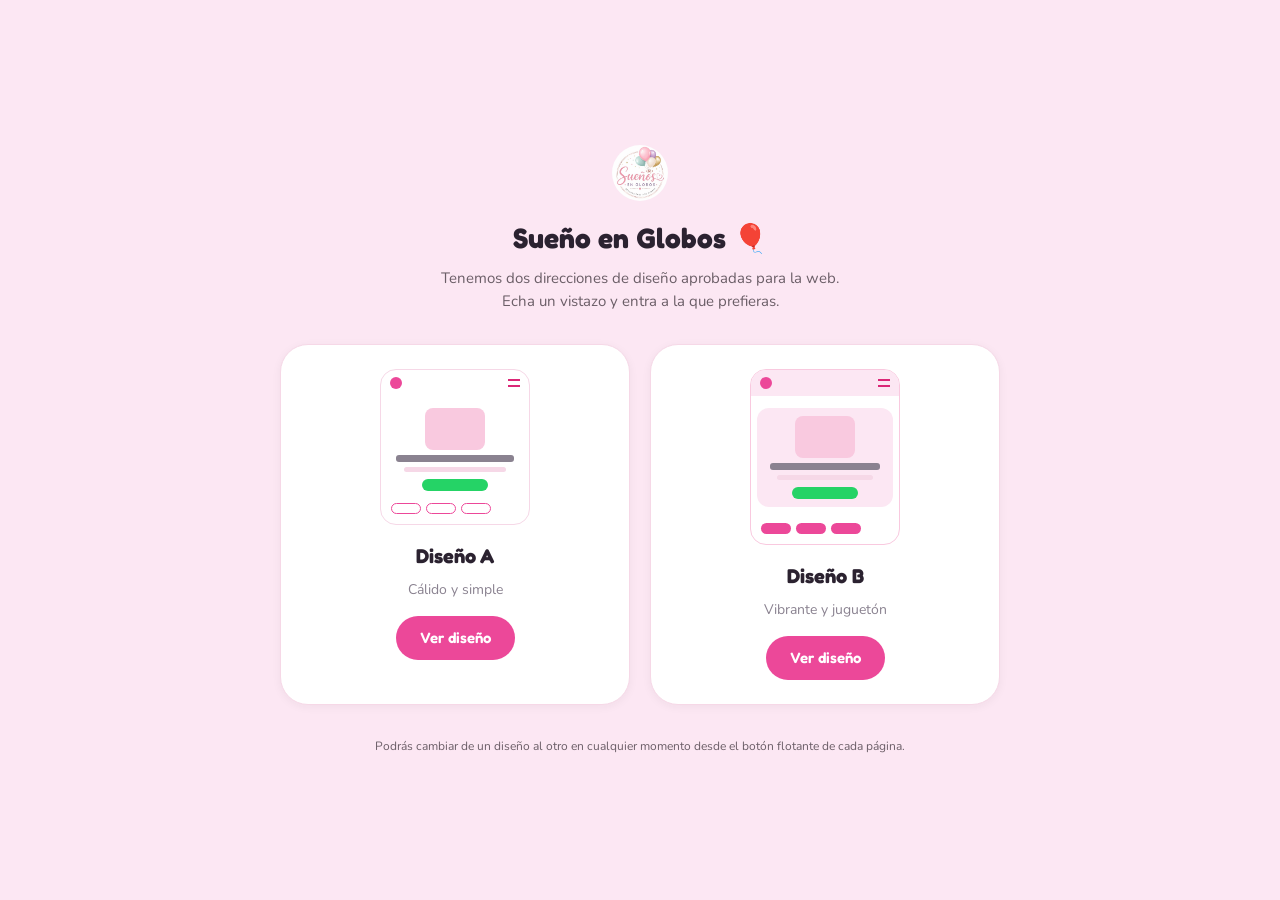
<file: index.html>
<!DOCTYPE html>
<html lang="es">
<head>
  <meta charset="utf-8">
  <meta name="viewport" content="width=device-width, initial-scale=1">
  <title>Sueño en Globos: elige un diseño</title>
  <meta name="description" content="Elige entre las dos direcciones de diseño de la web de Sueño en Globos: A (cálido y simple) o B (vibrante y juguetón).">

  <!-- Tipografías de marca: Fredoka (títulos) + Nunito (cuerpo) -->
  <link rel="preconnect" href="https://fonts.googleapis.com">
  <link rel="preconnect" href="https://fonts.gstatic.com" crossorigin>
  <link href="https://fonts.googleapis.com/css2?family=Fredoka:wght@500;600;700&family=Nunito:wght@400;600;700;800&display=swap" rel="stylesheet">

  <!-- CSS compartido (tokens + reset) y estilos propios del hub -->
  <link rel="stylesheet" href="assets/css/variables.css">
  <link rel="stylesheet" href="assets/css/reset.css">
  <link rel="stylesheet" href="assets/css/hub.css">
</head>

<body class="hub">

  <!-- Encabezado del selector -->
  <header class="hub__head">
    <img class="hub__logo" src="assets/img/logo.jpg" alt="Sueño en Globos" width="56" height="56">
    <h1 class="hub__title">Sueño en Globos 🎈</h1>
    <p class="hub__subtitle">Tenemos dos direcciones de diseño aprobadas para la web. Echa un vistazo y entra a la que prefieras.</p>
  </header>

  <!-- Dos opciones: cada tarjeta completa es un enlace a su variante.
       Incluye una miniatura hecha con CSS que anticipa el estilo real. -->
  <main class="hub__options">

    <!-- OPCIÓN A -->
    <a class="option" href="design-a/" aria-label="Ver el Diseño A: cálido y simple">
      <!-- Miniatura de la variante A (blanco, chips con contorno) -->
      <div class="preview preview--a" aria-hidden="true">
        <div class="preview__bar">
          <span class="preview__logo"></span>
          <span class="preview__burger"></span>
        </div>
        <div class="preview__hero">
          <span class="preview__photo"></span>
          <span class="preview__line preview__line--title"></span>
          <span class="preview__line"></span>
          <span class="preview__cta"></span>
        </div>
        <div class="preview__chips">
          <span class="preview__chip"></span>
          <span class="preview__chip"></span>
          <span class="preview__chip"></span>
        </div>
      </div>
      <span class="option__label">Diseño A</span>
      <span class="option__desc">Cálido y simple</span>
      <span class="option__cta">Ver diseño</span>
    </a>

    <!-- OPCIÓN B -->
    <a class="option" href="design-b/" aria-label="Ver el Diseño B: vibrante y juguetón">
      <!-- Miniatura de la variante B (hero rosa, chips rellenos) -->
      <div class="preview preview--b" aria-hidden="true">
        <div class="preview__bar">
          <span class="preview__logo"></span>
          <span class="preview__burger"></span>
        </div>
        <div class="preview__hero">
          <span class="preview__photo"></span>
          <span class="preview__line preview__line--title"></span>
          <span class="preview__line"></span>
          <span class="preview__cta"></span>
        </div>
        <div class="preview__chips">
          <span class="preview__chip"></span>
          <span class="preview__chip"></span>
          <span class="preview__chip"></span>
        </div>
      </div>
      <span class="option__label">Diseño B</span>
      <span class="option__desc">Vibrante y juguetón</span>
      <span class="option__cta">Ver diseño</span>
    </a>

  </main>

  <p class="hub__note">Podrás cambiar de un diseño al otro en cualquier momento desde el botón flotante de cada página.</p>

</body>
</html>
</file>
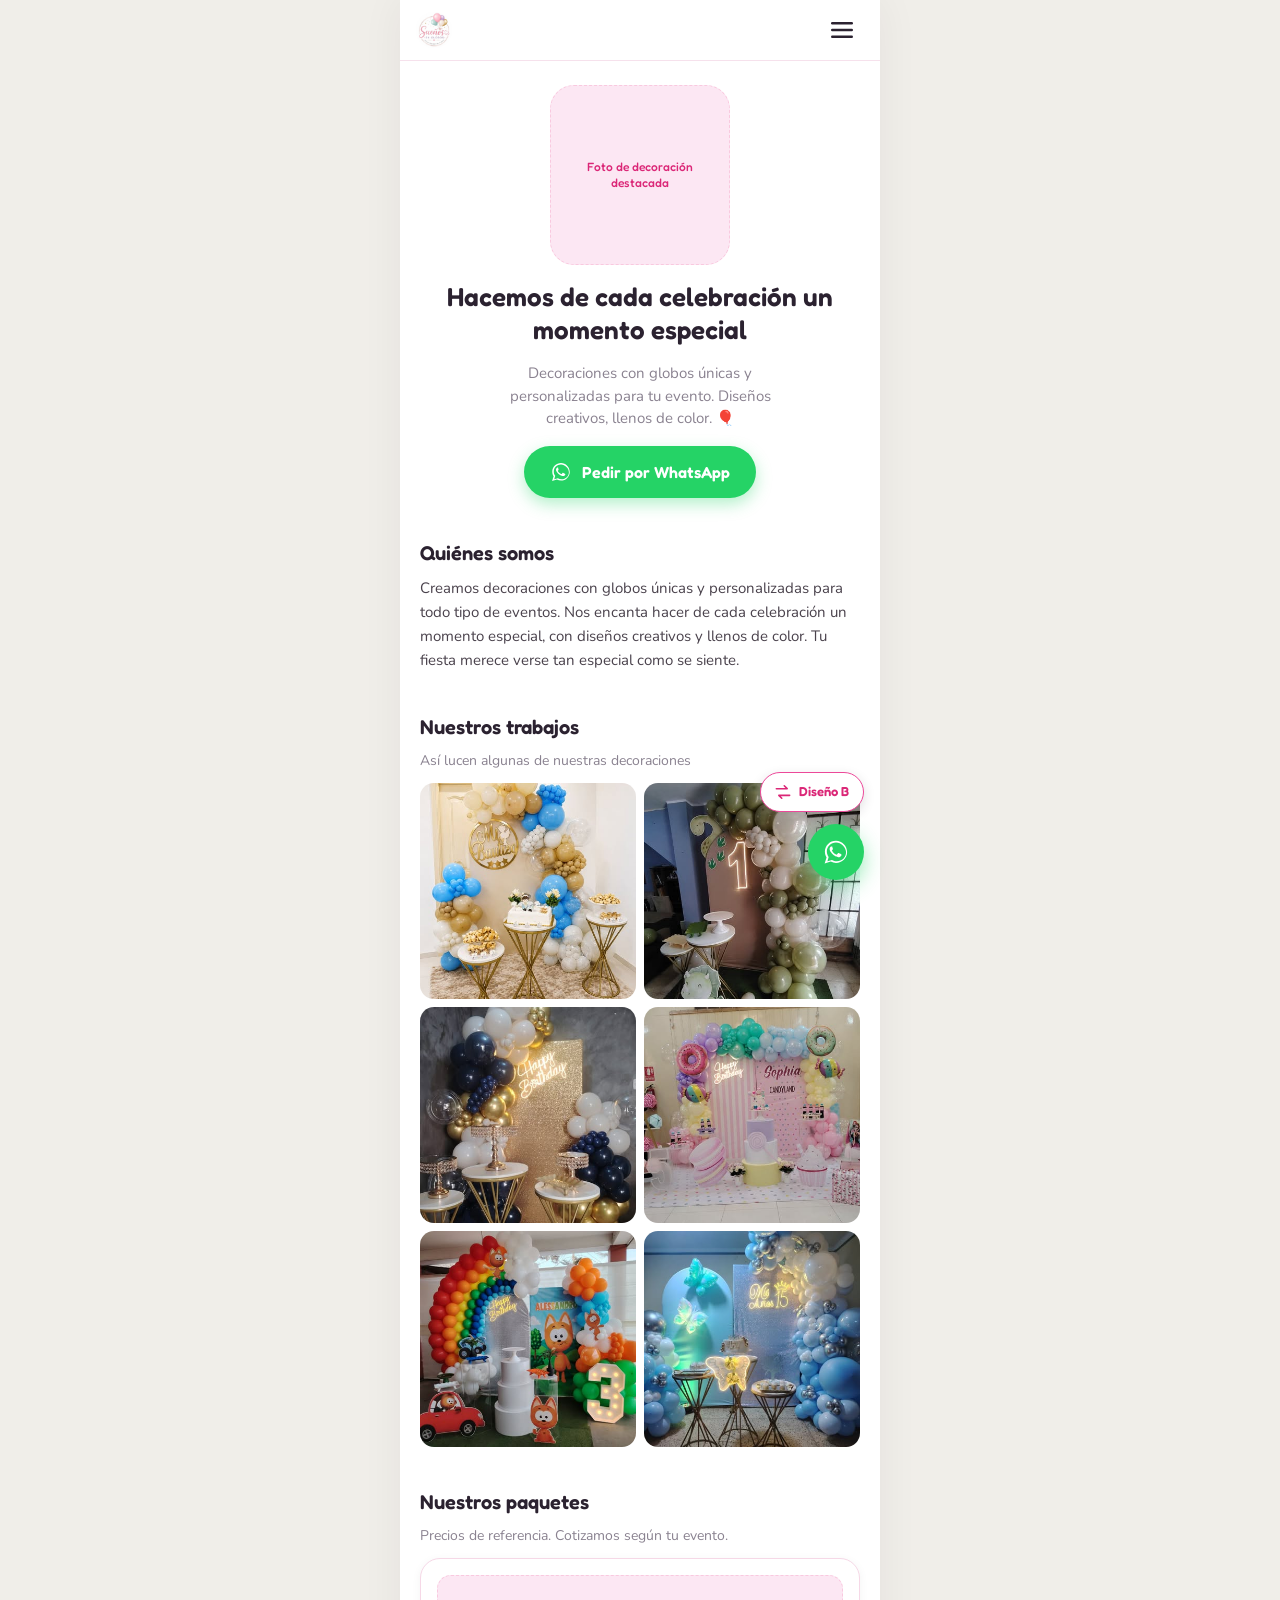
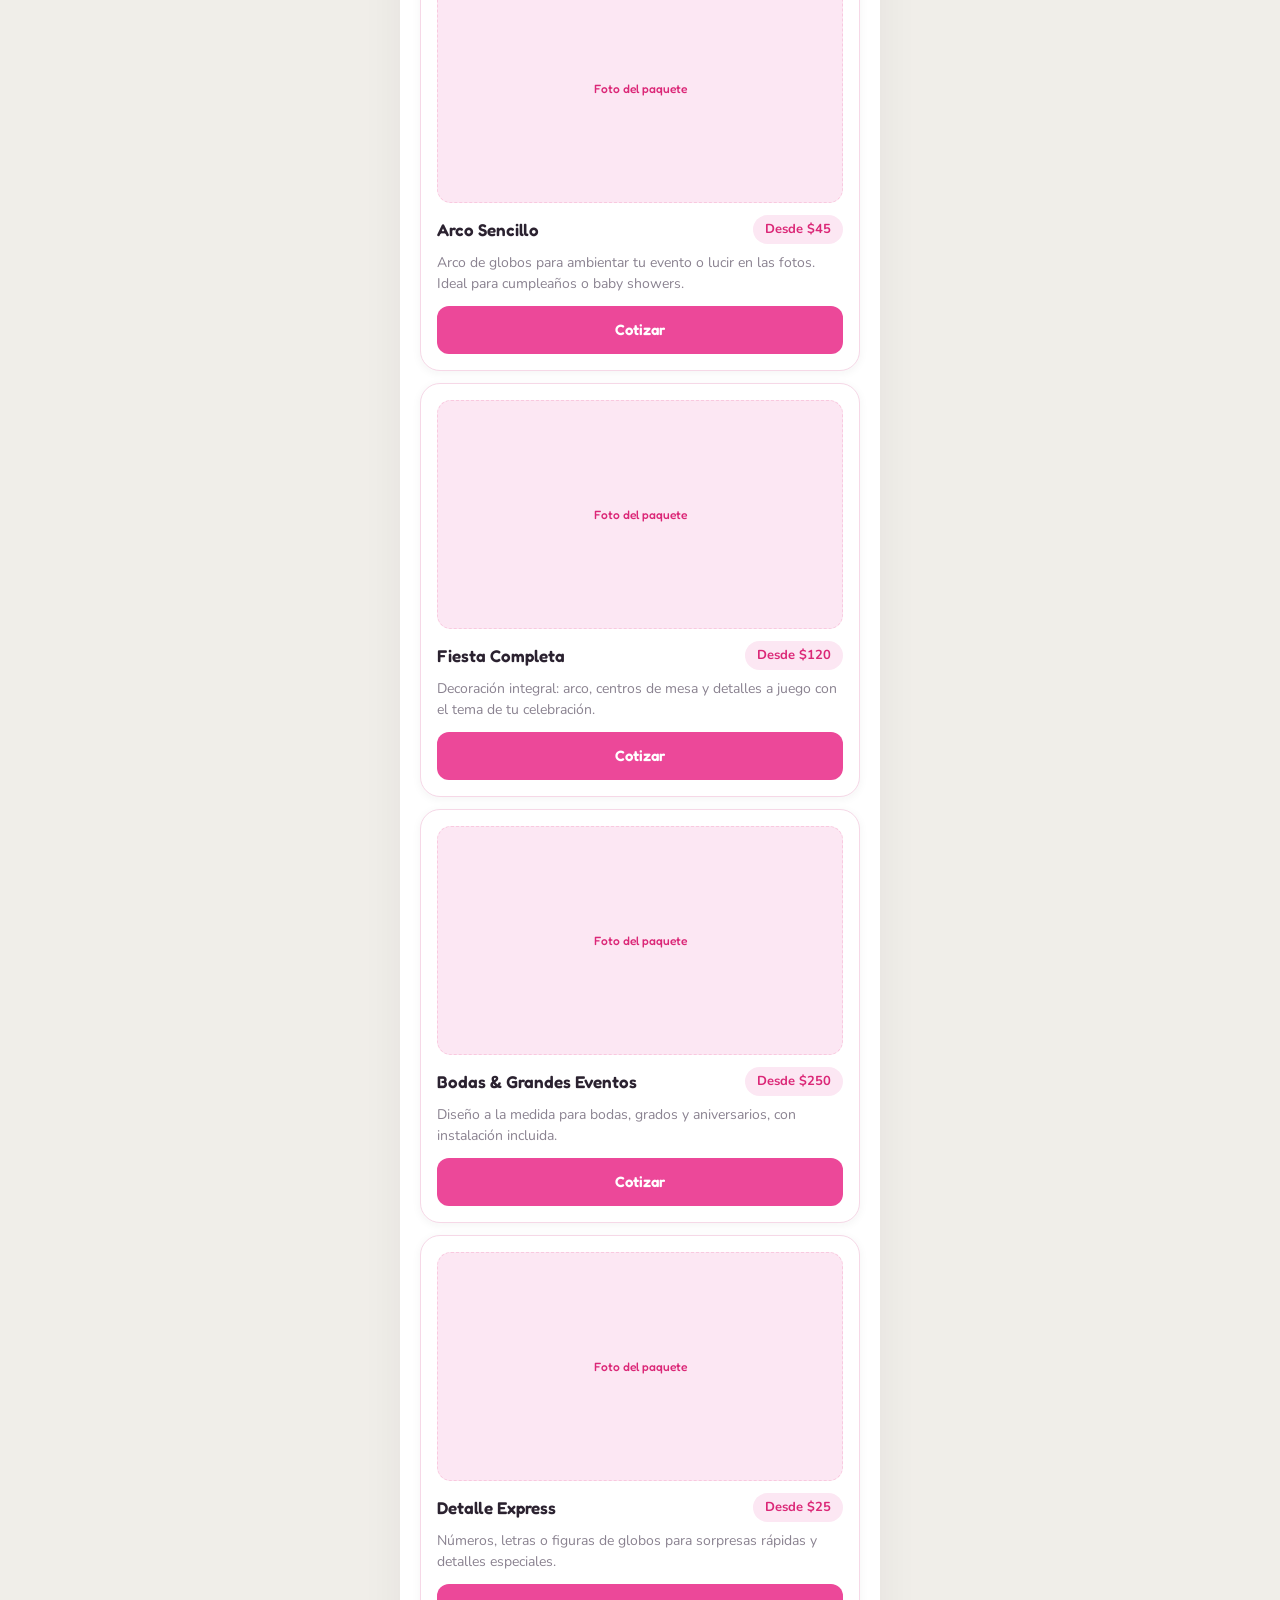
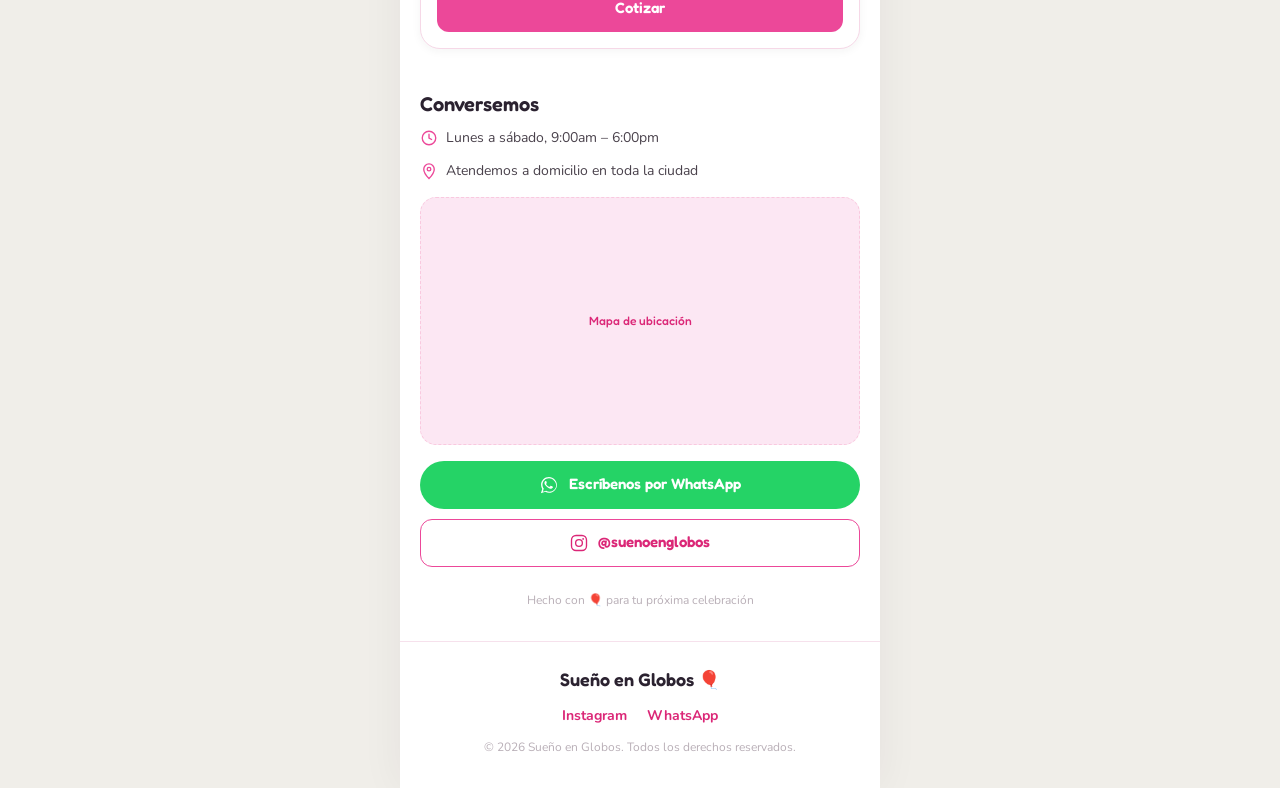
<file: design-a/index.html>
<!DOCTYPE html>
<html lang="es">
<head>
  <meta charset="utf-8">
  <meta name="viewport" content="width=device-width, initial-scale=1">
  <title>Sueño en Globos: Diseño A</title>
  <meta name="description" content="Decoraciones con globos únicas y personalizadas para tu evento. Diseño A: cálido y simple.">

  <!-- Tipografías de marca: Fredoka (títulos) + Nunito (cuerpo) -->
  <link rel="preconnect" href="https://fonts.googleapis.com">
  <link rel="preconnect" href="https://fonts.gstatic.com" crossorigin>
  <link href="https://fonts.googleapis.com/css2?family=Fredoka:wght@500;600;700&family=Nunito:wght@400;600;700;800&display=swap" rel="stylesheet">

  <!-- CSS compartido (tokens + reset) y estilos propios de la variante -->
  <link rel="stylesheet" href="../assets/css/variables.css">
  <link rel="stylesheet" href="../assets/css/reset.css">
  <link rel="stylesheet" href="style.css">
</head>

<!-- Modificador de tema en <body>: la variante A es "cálida y simple" -->
<body class="page page--a">

  <!-- Encabezado fijo: logo + botón hamburguesa.
       El botón es un <a href="#menu"> para abrir el menú con CSS puro (:target). -->
  <header class="header">
    <img class="logo" src="../assets/img/logo.jpg" alt="Sueño en Globos" width="36" height="36">
    <a class="header__burger" href="#menu" aria-label="Abrir menú de navegación">
      <svg width="22" height="16" viewBox="0 0 22 16" fill="none" aria-hidden="true">
        <rect width="22" height="2.4" rx="1.2" fill="currentColor"></rect>
        <rect y="6.8" width="22" height="2.4" rx="1.2" fill="currentColor"></rect>
        <rect y="13.6" width="22" height="2.4" rx="1.2" fill="currentColor"></rect>
      </svg>
    </a>
  </header>

  <!-- Menú de navegación a pantalla completa.
       Se muestra sólo cuando la URL apunta a #menu (regla .nav:target en CSS).
       Al pulsar cualquier enlace, el hash cambia de sección → el menú se
       cierra solo, sin JavaScript. -->
  <div class="nav" id="menu">
    <div class="nav__bar">
      <img class="logo" src="../assets/img/logo.jpg" alt="" aria-hidden="true" width="36" height="36">
      <a class="nav__close" href="#inicio" aria-label="Cerrar menú">
        <svg width="20" height="20" viewBox="0 0 20 20" aria-hidden="true">
          <path d="M2 2L18 18M18 2L2 18" stroke="currentColor" stroke-width="2.4" stroke-linecap="round"></path>
        </svg>
      </a>
    </div>
    <nav class="nav__list" aria-label="Navegación principal">
      <a class="nav__link" href="#inicio">Inicio</a>
      <a class="nav__link" href="#quienes">Quiénes somos</a>
      <a class="nav__link" href="#galeria">Galería</a>
      <a class="nav__link" href="#paquetes">Paquetes</a>
      <a class="nav__link" href="#contacto">Contacto</a>
    </nav>
    <div class="nav__social">
      <a class="btn btn--whatsapp btn--icon" href="https://wa.me/50412345678" aria-label="Escríbenos por WhatsApp">
        <svg width="22" height="22" viewBox="0 0 32 32" fill="none" aria-hidden="true"><path d="M16 3C9 3 3.3 8.6 3.3 15.5c0 2.5.7 4.8 1.9 6.8L3 29l7-2.1c1.9 1 4 1.6 6 1.6 7 0 12.7-5.6 12.7-12.5S23 3 16 3z" fill="#fff"></path><path d="M16 5.2c-5.8 0-10.5 4.6-10.5 10.3 0 2.3.8 4.4 2.1 6.1l-1.4 5 5.2-1.4c1.6 1 3.5 1.5 5.6 1.5 5.8 0 10.5-4.6 10.5-10.3S21.8 5.2 16 5.2z" style="fill:var(--color-whatsapp)"></path><path d="M12.3 10.2c-.3-.6-.5-.6-.8-.6h-.7c-.2 0-.6.1-.9.4-.3.3-1.2 1.1-1.2 2.7 0 1.6 1.2 3.2 1.4 3.4.2.2 2.3 3.7 5.7 5 2.8 1.1 3.4.9 4 .8.6-.1 1.9-.8 2.2-1.5.3-.7.3-1.3.2-1.5-.1-.2-.3-.3-.7-.5-.4-.2-2.2-1.1-2.5-1.2-.3-.1-.6-.2-.8.2-.2.3-.9 1.2-1.1 1.4-.2.2-.4.3-.8.1-.4-.2-1.5-.6-2.9-1.8-1.1-1-1.8-2.2-2-2.5-.2-.3 0-.5.2-.7.2-.2.4-.4.5-.6.2-.2.2-.4.3-.6.1-.2 0-.5 0-.7 0-.2-.7-1.9-1-2.6z" fill="#fff"></path></svg>
      </a>
      <a class="btn btn--tint btn--icon" href="https://instagram.com/suenoenglobos" aria-label="Síguenos en Instagram">
        <svg width="20" height="20" viewBox="0 0 24 24" fill="none" aria-hidden="true"><rect x="2" y="2" width="20" height="20" rx="6" stroke="currentColor" stroke-width="1.8"></rect><circle cx="12" cy="12" r="4.5" stroke="currentColor" stroke-width="1.8"></circle><circle cx="17.5" cy="6.5" r="1.2" fill="currentColor"></circle></svg>
      </a>
    </div>
  </div>

  <main class="content">

    <!-- HERO: foto destacada + titular + CTA de WhatsApp -->
    <section class="hero" id="inicio">
      <div class="placeholder placeholder--hero">Foto de decoración destacada</div>
      <h1 class="hero__title">Hacemos de cada celebración un momento especial</h1>
      <p class="hero__text">Decoraciones con globos únicas y personalizadas para tu evento. Diseños creativos, llenos de color. 🎈</p>
      <a class="btn btn--whatsapp hero__cta" href="https://wa.me/50412345678">
        <svg width="22" height="22" viewBox="0 0 32 32" fill="none" aria-hidden="true"><path d="M16 3C9 3 3.3 8.6 3.3 15.5c0 2.5.7 4.8 1.9 6.8L3 29l7-2.1c1.9 1 4 1.6 6 1.6 7 0 12.7-5.6 12.7-12.5S23 3 16 3z" fill="#fff"></path><path d="M16 5.2c-5.8 0-10.5 4.6-10.5 10.3 0 2.3.8 4.4 2.1 6.1l-1.4 5 5.2-1.4c1.6 1 3.5 1.5 5.6 1.5 5.8 0 10.5-4.6 10.5-10.3S21.8 5.2 16 5.2z" style="fill:var(--color-whatsapp)"></path><path d="M12.3 10.2c-.3-.6-.5-.6-.8-.6h-.7c-.2 0-.6.1-.9.4-.3.3-1.2 1.1-1.2 2.7 0 1.6 1.2 3.2 1.4 3.4.2.2 2.3 3.7 5.7 5 2.8 1.1 3.4.9 4 .8.6-.1 1.9-.8 2.2-1.5.3-.7.3-1.3.2-1.5-.1-.2-.3-.3-.7-.5-.4-.2-2.2-1.1-2.5-1.2-.3-.1-.6-.2-.8.2-.2.3-.9 1.2-1.1 1.4-.2.2-.4.3-.8.1-.4-.2-1.5-.6-2.9-1.8-1.1-1-1.8-2.2-2-2.5-.2-.3 0-.5.2-.7.2-.2.4-.4.5-.6.2-.2.2-.4.3-.6.1-.2 0-.5 0-.7 0-.2-.7-1.9-1-2.6z" fill="#fff"></path></svg>
        Pedir por WhatsApp
      </a>
    </section>

    <!-- QUIÉNES SOMOS -->
    <section class="section" id="quienes">
      <h2 class="section__title">Quiénes somos</h2>
      <p class="section__text">Creamos decoraciones con globos únicas y personalizadas para todo tipo de eventos. Nos encanta hacer de cada celebración un momento especial, con diseños creativos y llenos de color. Tu fiesta merece verse tan especial como se siente.</p>
    </section>

    <!-- GALERÍA: cuadrícula de 2 columnas con fotos simuladas -->
    <section class="section" id="galeria">
      <h2 class="section__title">Nuestros trabajos</h2>
      <p class="section__subtitle">Así lucen algunas de nuestras decoraciones</p>
      <div class="gallery__grid">
        <!-- 6 fotos reales de trabajos (assets/img/trabajo_1..6.jpg) -->
        <img class="gallery__item" src="../assets/img/trabajo_1.jpg" alt="Decoración con globos, trabajo 1" width="400" height="400" loading="lazy">
        <img class="gallery__item" src="../assets/img/trabajo_2.jpg" alt="Decoración con globos, trabajo 2" width="400" height="400" loading="lazy">
        <img class="gallery__item" src="../assets/img/trabajo_3.jpg" alt="Decoración con globos, trabajo 3" width="400" height="400" loading="lazy">
        <img class="gallery__item" src="../assets/img/trabajo_4.jpg" alt="Decoración con globos, trabajo 4" width="400" height="400" loading="lazy">
        <img class="gallery__item" src="../assets/img/trabajo_5.jpg" alt="Decoración con globos, trabajo 5" width="400" height="400" loading="lazy">
        <img class="gallery__item" src="../assets/img/trabajo_6.jpg" alt="Decoración con globos, trabajo 6" width="400" height="400" loading="lazy">
      </div>
    </section>

    <!-- PAQUETES: tarjetas con nombre, precio (badge) y CTA de cotización -->
    <section class="section" id="paquetes">
      <h2 class="section__title">Nuestros paquetes</h2>
      <p class="section__subtitle">Precios de referencia. Cotizamos según tu evento.</p>
      <div class="packages__list">

        <article class="package">
          <!-- Placeholder de imagen del paquete (mismo patrón que la galería) -->
          <div class="placeholder placeholder--package">Foto del paquete</div>
          <div class="package__head">
            <h3 class="package__name">Arco Sencillo</h3>
            <span class="package__price">Desde $45</span>
          </div>
          <p class="package__desc">Arco de globos para ambientar tu evento o lucir en las fotos. Ideal para cumpleaños o baby showers.</p>
          <a class="btn btn--brand package__cta" href="https://wa.me/50412345678">Cotizar</a>
        </article>

        <article class="package">
          <!-- Placeholder de imagen del paquete (mismo patrón que la galería) -->
          <div class="placeholder placeholder--package">Foto del paquete</div>
          <div class="package__head">
            <h3 class="package__name">Fiesta Completa</h3>
            <span class="package__price">Desde $120</span>
          </div>
          <p class="package__desc">Decoración integral: arco, centros de mesa y detalles a juego con el tema de tu celebración.</p>
          <a class="btn btn--brand package__cta" href="https://wa.me/50412345678">Cotizar</a>
        </article>

        <article class="package">
          <!-- Placeholder de imagen del paquete (mismo patrón que la galería) -->
          <div class="placeholder placeholder--package">Foto del paquete</div>
          <div class="package__head">
            <h3 class="package__name">Bodas &amp; Grandes Eventos</h3>
            <span class="package__price">Desde $250</span>
          </div>
          <p class="package__desc">Diseño a la medida para bodas, grados y aniversarios, con instalación incluida.</p>
          <a class="btn btn--brand package__cta" href="https://wa.me/50412345678">Cotizar</a>
        </article>

        <article class="package">
          <!-- Placeholder de imagen del paquete (mismo patrón que la galería) -->
          <div class="placeholder placeholder--package">Foto del paquete</div>
          <div class="package__head">
            <h3 class="package__name">Detalle Express</h3>
            <span class="package__price">Desde $25</span>
          </div>
          <p class="package__desc">Números, letras o figuras de globos para sorpresas rápidas y detalles especiales.</p>
          <a class="btn btn--brand package__cta" href="https://wa.me/50412345678">Cotizar</a>
        </article>

      </div>
    </section>

    <!-- CONTACTO: horario, ubicación, mapa y botones de contacto -->
    <section class="section" id="contacto">
      <h2 class="section__title">Conversemos</h2>
      <ul class="contact__info">
        <li class="contact__row">
          <svg class="contact__icon" width="18" height="18" viewBox="0 0 24 24" fill="none" aria-hidden="true"><circle cx="12" cy="12" r="9" stroke="currentColor" stroke-width="1.8"></circle><path d="M12 7v5l3.5 2" stroke="currentColor" stroke-width="1.8" stroke-linecap="round"></path></svg>
          Lunes a sábado, 9:00am – 6:00pm
        </li>
        <li class="contact__row">
          <svg class="contact__icon" width="18" height="18" viewBox="0 0 24 24" fill="none" aria-hidden="true"><path d="M12 22s7-7.2 7-12.5A7 7 0 0 0 5 9.5C5 14.8 12 22 12 22z" stroke="currentColor" stroke-width="1.8"></path><circle cx="12" cy="9.5" r="2.4" stroke="currentColor" stroke-width="1.8"></circle></svg>
          Atendemos a domicilio en toda la ciudad
        </li>
      </ul>
      <div class="placeholder placeholder--map">Mapa de ubicación</div>
      <div class="contact__actions">
        <a class="btn btn--whatsapp" href="https://wa.me/50412345678">
          <svg width="20" height="20" viewBox="0 0 32 32" fill="none" aria-hidden="true"><path d="M16 3C9 3 3.3 8.6 3.3 15.5c0 2.5.7 4.8 1.9 6.8L3 29l7-2.1c1.9 1 4 1.6 6 1.6 7 0 12.7-5.6 12.7-12.5S23 3 16 3z" fill="#fff"></path><path d="M16 5.2c-5.8 0-10.5 4.6-10.5 10.3 0 2.3.8 4.4 2.1 6.1l-1.4 5 5.2-1.4c1.6 1 3.5 1.5 5.6 1.5 5.8 0 10.5-4.6 10.5-10.3S21.8 5.2 16 5.2z" style="fill:var(--color-whatsapp)"></path><path d="M12.3 10.2c-.3-.6-.5-.6-.8-.6h-.7c-.2 0-.6.1-.9.4-.3.3-1.2 1.1-1.2 2.7 0 1.6 1.2 3.2 1.4 3.4.2.2 2.3 3.7 5.7 5 2.8 1.1 3.4.9 4 .8.6-.1 1.9-.8 2.2-1.5.3-.7.3-1.3.2-1.5-.1-.2-.3-.3-.7-.5-.4-.2-2.2-1.1-2.5-1.2-.3-.1-.6-.2-.8.2-.2.3-.9 1.2-1.1 1.4-.2.2-.4.3-.8.1-.4-.2-1.5-.6-2.9-1.8-1.1-1-1.8-2.2-2-2.5-.2-.3 0-.5.2-.7.2-.2.4-.4.5-.6.2-.2.2-.4.3-.6.1-.2 0-.5 0-.7 0-.2-.7-1.9-1-2.6z" fill="#fff"></path></svg>
          Escríbenos por WhatsApp
        </a>
        <a class="btn btn--outline" href="https://instagram.com/suenoenglobos">
          <svg width="18" height="18" viewBox="0 0 24 24" fill="none" aria-hidden="true"><rect x="2" y="2" width="20" height="20" rx="6" stroke="currentColor" stroke-width="1.8"></rect><circle cx="12" cy="12" r="4.5" stroke="currentColor" stroke-width="1.8"></circle><circle cx="17.5" cy="6.5" r="1.2" fill="currentColor"></circle></svg>
          @suenoenglobos
        </a>
      </div>
      <p class="contact__note">Hecho con 🎈 para tu próxima celebración</p>
    </section>

  </main>

  <!-- Pie de página: marca, redes (placeholders) y copyright del año actual -->
  <footer class="footer">
    <p class="footer__brand">Sueño en Globos 🎈</p>
    <nav class="footer__social" aria-label="Redes sociales">
      <a class="footer__link" href="https://instagram.com/suenoenglobos">Instagram</a>
      <a class="footer__link" href="https://wa.me/50412345678">WhatsApp</a>
    </nav>
    <p class="footer__copy">© 2026 Sueño en Globos. Todos los derechos reservados.</p>
  </footer>

  <!-- ==========================================================================
       DOCK FLOTANTE: botón de cambio de diseño + burbuja de WhatsApp.
       El botón "cambiar diseño" queda JUSTO ENCIMA de la burbuja de WhatsApp
       (orden vertical del flex). Es discreto (blanco con borde rosa) para no
       competir con el CTA verde de WhatsApp, y lleva a la variante B.
       ========================================================================== -->
  <div class="dock">
    <a class="dock__switch" href="../design-b/" aria-label="Cambiar al Diseño B">
      <!-- Icono de "intercambio" (dos flechas) -->
      <svg width="20" height="20" viewBox="0 0 24 24" fill="none" aria-hidden="true">
        <path d="M4 8h13l-3.5-3.5" stroke="currentColor" stroke-width="1.9" stroke-linecap="round" stroke-linejoin="round"></path>
        <path d="M20 16H7l3.5 3.5" stroke="currentColor" stroke-width="1.9" stroke-linecap="round" stroke-linejoin="round"></path>
      </svg>
      <span class="dock__label">Diseño B</span>
    </a>
    <a class="dock__whatsapp" href="https://wa.me/50412345678" aria-label="Escríbenos por WhatsApp">
      <svg width="28" height="28" viewBox="0 0 32 32" fill="none" aria-hidden="true"><path d="M16 3C9 3 3.3 8.6 3.3 15.5c0 2.5.7 4.8 1.9 6.8L3 29l7-2.1c1.9 1 4 1.6 6 1.6 7 0 12.7-5.6 12.7-12.5S23 3 16 3z" fill="#fff"></path><path d="M16 5.2c-5.8 0-10.5 4.6-10.5 10.3 0 2.3.8 4.4 2.1 6.1l-1.4 5 5.2-1.4c1.6 1 3.5 1.5 5.6 1.5 5.8 0 10.5-4.6 10.5-10.3S21.8 5.2 16 5.2z" style="fill:var(--color-whatsapp)"></path><path d="M12.3 10.2c-.3-.6-.5-.6-.8-.6h-.7c-.2 0-.6.1-.9.4-.3.3-1.2 1.1-1.2 2.7 0 1.6 1.2 3.2 1.4 3.4.2.2 2.3 3.7 5.7 5 2.8 1.1 3.4.9 4 .8.6-.1 1.9-.8 2.2-1.5.3-.7.3-1.3.2-1.5-.1-.2-.3-.3-.7-.5-.4-.2-2.2-1.1-2.5-1.2-.3-.1-.6-.2-.8.2-.2.3-.9 1.2-1.1 1.4-.2.2-.4.3-.8.1-.4-.2-1.5-.6-2.9-1.8-1.1-1-1.8-2.2-2-2.5-.2-.3 0-.5.2-.7.2-.2.4-.4.5-.6.2-.2.2-.4.3-.6.1-.2 0-.5 0-.7 0-.2-.7-1.9-1-2.6z" fill="#fff"></path></svg>
    </a>
  </div>

</body>
</html>
</file>
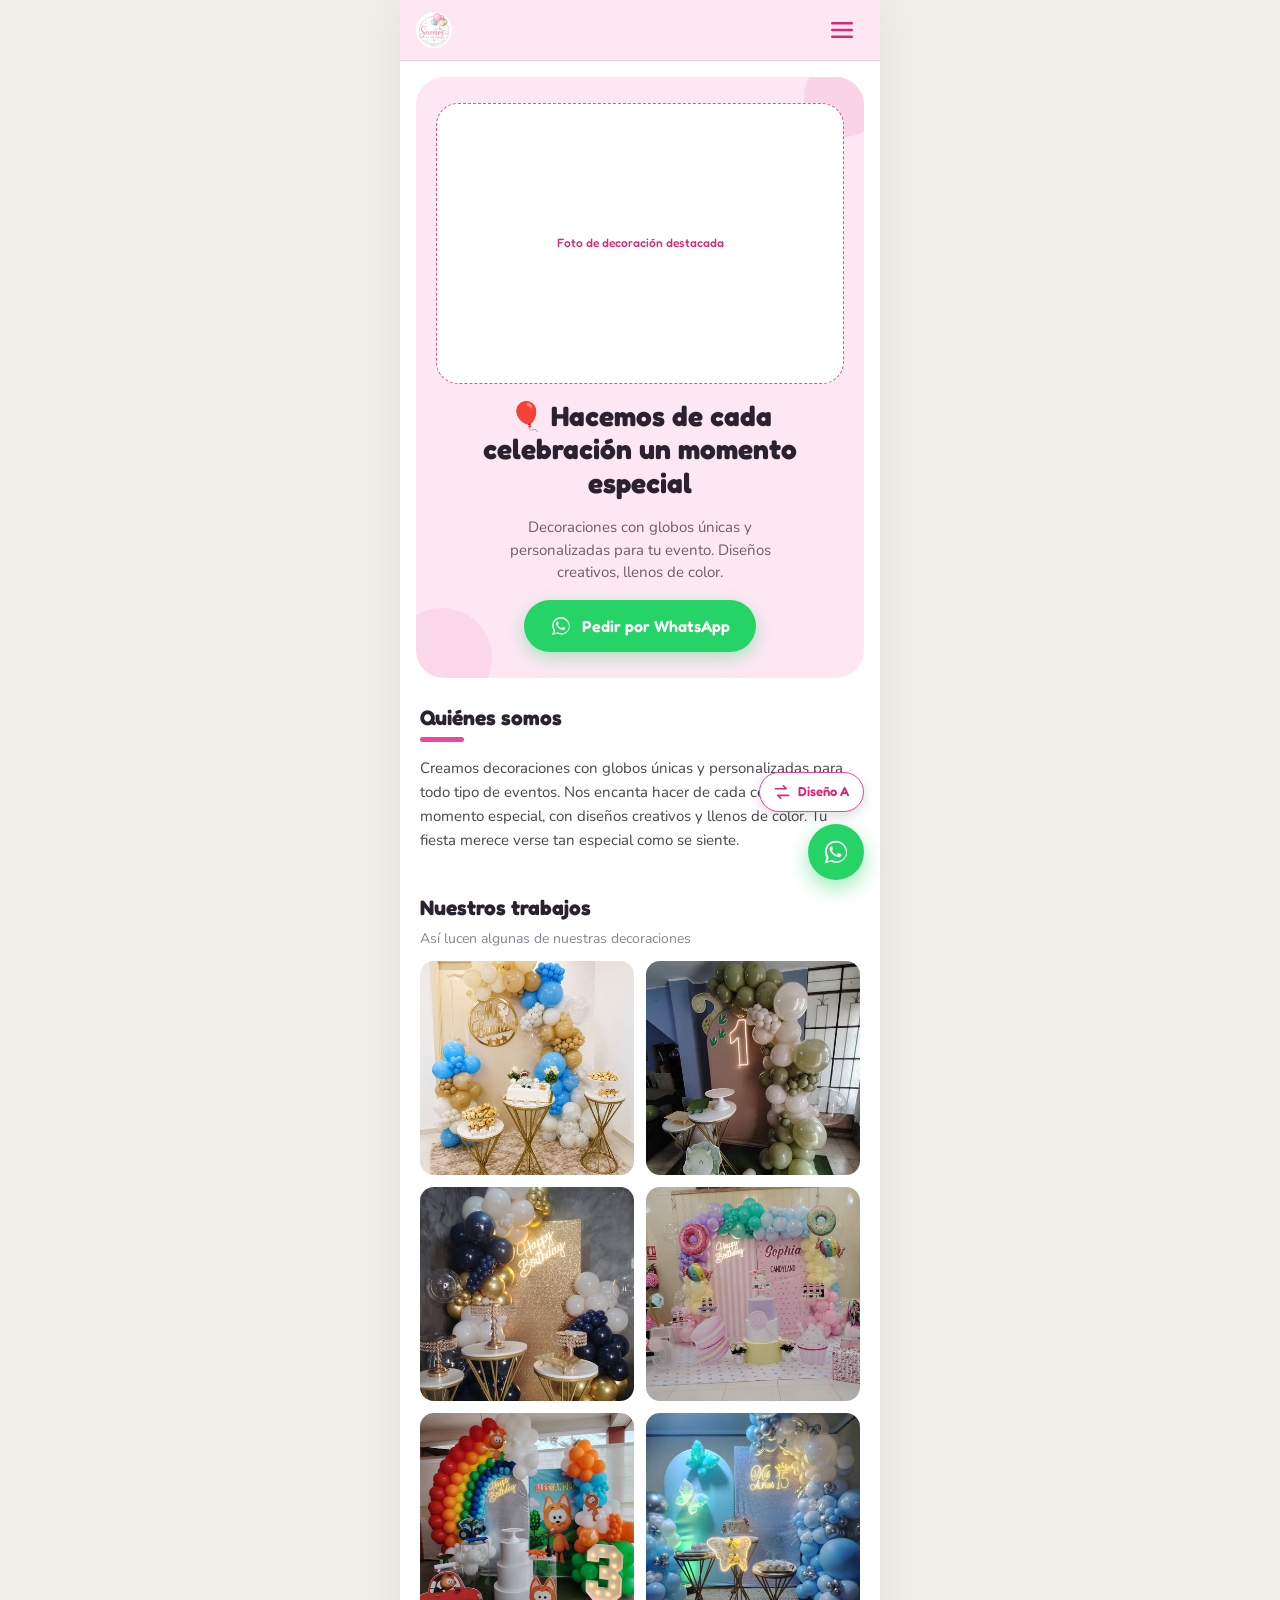
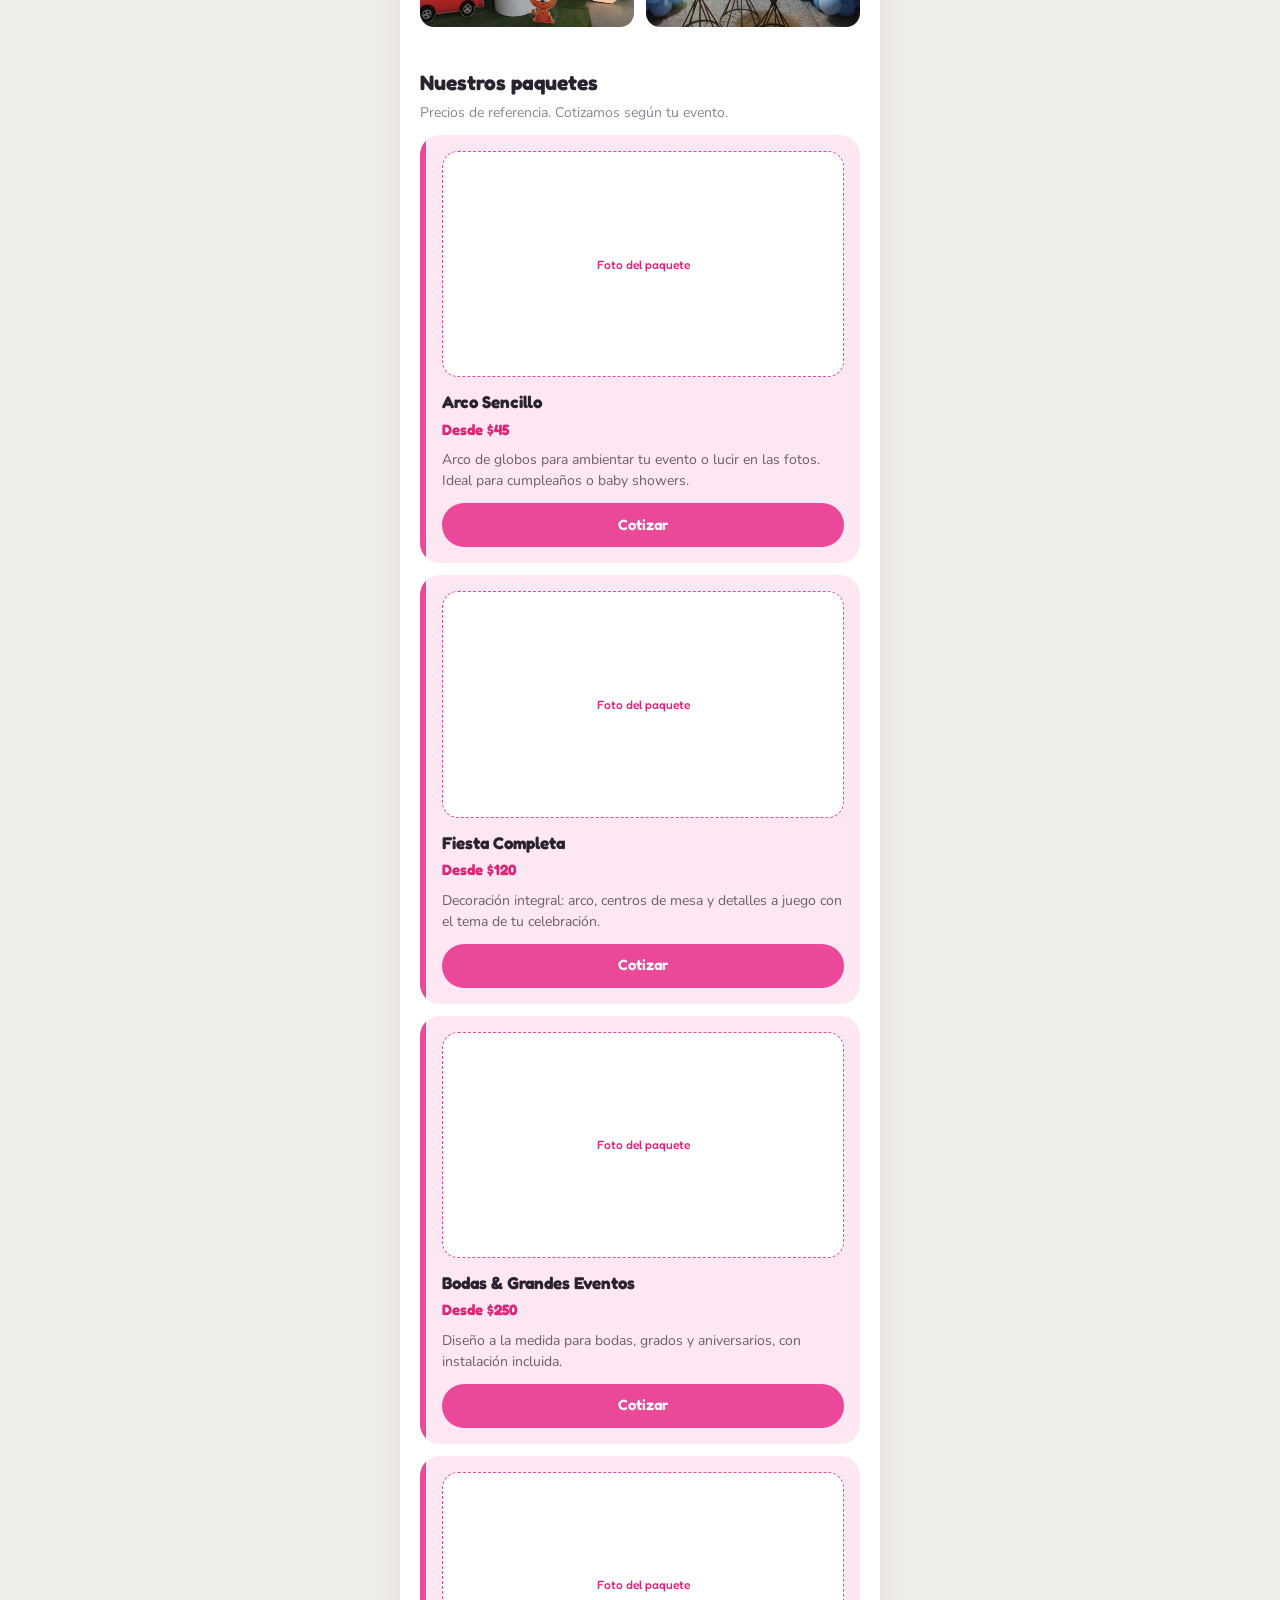
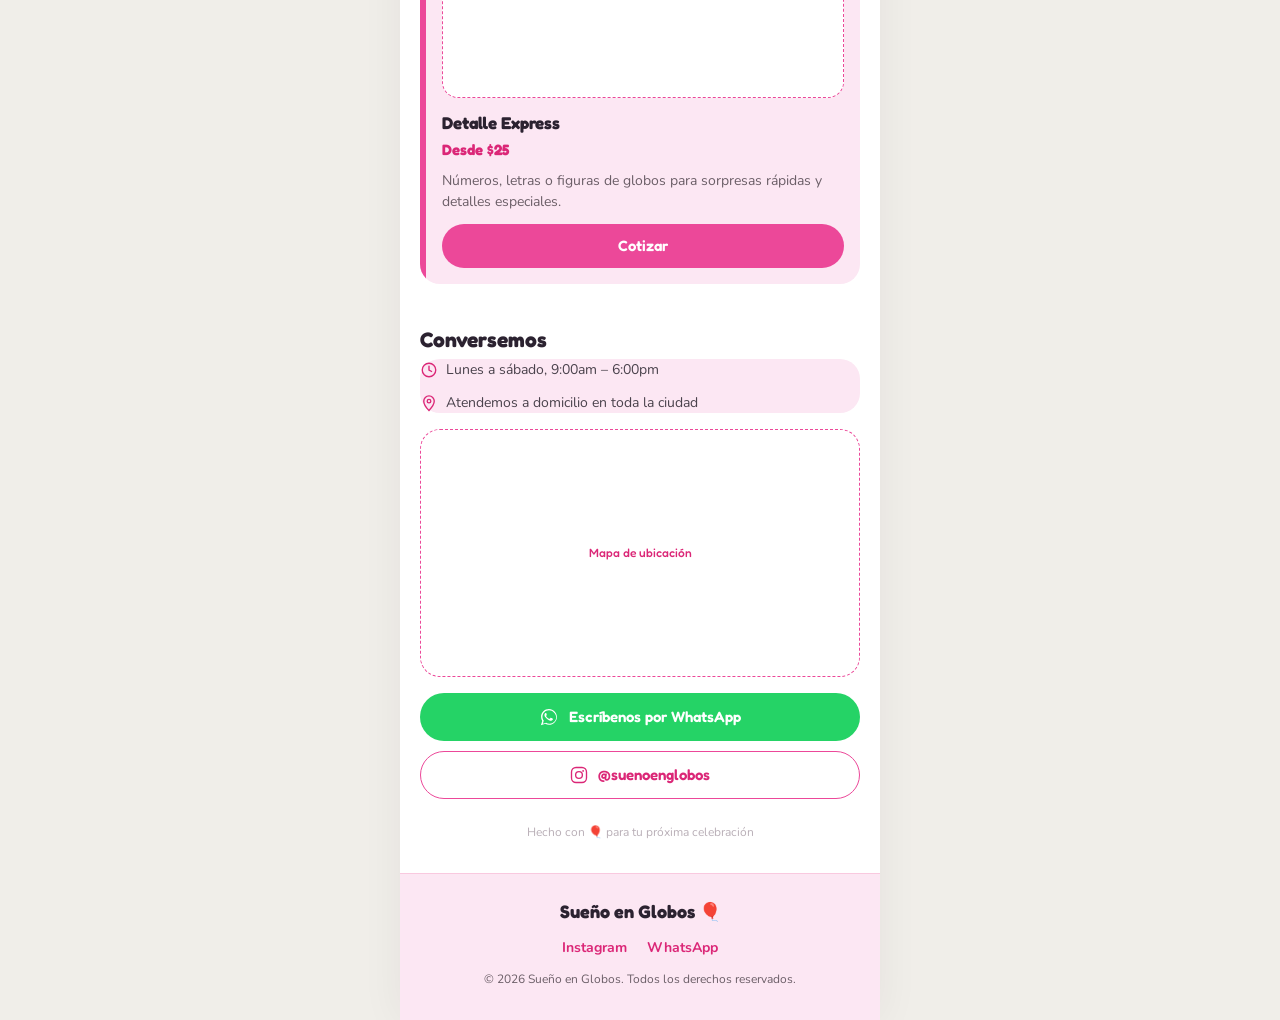
<file: design-b/index.html>
<!DOCTYPE html>
<html lang="es">
<head>
  <meta charset="utf-8">
  <meta name="viewport" content="width=device-width, initial-scale=1">
  <title>Sueño en Globos: Diseño B</title>
  <meta name="description" content="Decoraciones con globos únicas y personalizadas para tu evento. Diseño B: vibrante y juguetón.">

  <!-- Tipografías de marca: Fredoka (títulos) + Nunito (cuerpo) -->
  <link rel="preconnect" href="https://fonts.googleapis.com">
  <link rel="preconnect" href="https://fonts.gstatic.com" crossorigin>
  <link href="https://fonts.googleapis.com/css2?family=Fredoka:wght@500;600;700&family=Nunito:wght@400;600;700;800&display=swap" rel="stylesheet">

  <!-- CSS compartido (tokens + reset) y estilos propios de la variante -->
  <link rel="stylesheet" href="../assets/css/variables.css">
  <link rel="stylesheet" href="../assets/css/reset.css">
  <link rel="stylesheet" href="style.css">
</head>

<!-- Modificador de tema en <body>: la variante B es "vibrante y juguetona" -->
<body class="page page--b">

  <!-- Encabezado fijo (fondo rosa en esta variante) -->
  <header class="header">
    <img class="logo" src="../assets/img/logo.jpg" alt="Sueño en Globos" width="36" height="36">
    <a class="header__burger" href="#menu" aria-label="Abrir menú de navegación">
      <svg width="22" height="16" viewBox="0 0 22 16" fill="none" aria-hidden="true">
        <rect width="22" height="2.4" rx="1.2" fill="currentColor"></rect>
        <rect y="6.8" width="22" height="2.4" rx="1.2" fill="currentColor"></rect>
        <rect y="13.6" width="22" height="2.4" rx="1.2" fill="currentColor"></rect>
      </svg>
    </a>
  </header>

  <!-- Menú a pantalla completa vía :target (CSS puro, sin JavaScript) -->
  <div class="nav" id="menu">
    <div class="nav__bar">
      <img class="logo" src="../assets/img/logo.jpg" alt="" aria-hidden="true" width="36" height="36">
      <a class="nav__close" href="#inicio" aria-label="Cerrar menú">
        <svg width="20" height="20" viewBox="0 0 20 20" aria-hidden="true">
          <path d="M2 2L18 18M18 2L2 18" stroke="currentColor" stroke-width="2.4" stroke-linecap="round"></path>
        </svg>
      </a>
    </div>
    <nav class="nav__list" aria-label="Navegación principal">
      <a class="nav__link" href="#inicio">Inicio</a>
      <a class="nav__link" href="#quienes">Quiénes somos</a>
      <a class="nav__link" href="#galeria">Galería</a>
      <a class="nav__link" href="#paquetes">Paquetes</a>
      <a class="nav__link" href="#contacto">Contacto</a>
    </nav>
    <div class="nav__social">
      <a class="btn btn--whatsapp btn--icon" href="https://wa.me/50412345678" aria-label="Escríbenos por WhatsApp">
        <svg width="22" height="22" viewBox="0 0 32 32" fill="none" aria-hidden="true"><path d="M16 3C9 3 3.3 8.6 3.3 15.5c0 2.5.7 4.8 1.9 6.8L3 29l7-2.1c1.9 1 4 1.6 6 1.6 7 0 12.7-5.6 12.7-12.5S23 3 16 3z" fill="#fff"></path><path d="M16 5.2c-5.8 0-10.5 4.6-10.5 10.3 0 2.3.8 4.4 2.1 6.1l-1.4 5 5.2-1.4c1.6 1 3.5 1.5 5.6 1.5 5.8 0 10.5-4.6 10.5-10.3S21.8 5.2 16 5.2z" style="fill:var(--color-whatsapp)"></path><path d="M12.3 10.2c-.3-.6-.5-.6-.8-.6h-.7c-.2 0-.6.1-.9.4-.3.3-1.2 1.1-1.2 2.7 0 1.6 1.2 3.2 1.4 3.4.2.2 2.3 3.7 5.7 5 2.8 1.1 3.4.9 4 .8.6-.1 1.9-.8 2.2-1.5.3-.7.3-1.3.2-1.5-.1-.2-.3-.3-.7-.5-.4-.2-2.2-1.1-2.5-1.2-.3-.1-.6-.2-.8.2-.2.3-.9 1.2-1.1 1.4-.2.2-.4.3-.8.1-.4-.2-1.5-.6-2.9-1.8-1.1-1-1.8-2.2-2-2.5-.2-.3 0-.5.2-.7.2-.2.4-.4.5-.6.2-.2.2-.4.3-.6.1-.2 0-.5 0-.7 0-.2-.7-1.9-1-2.6z" fill="#fff"></path></svg>
      </a>
      <a class="btn btn--outline btn--icon" href="https://instagram.com/suenoenglobos" aria-label="Síguenos en Instagram">
        <svg width="20" height="20" viewBox="0 0 24 24" fill="none" aria-hidden="true"><rect x="2" y="2" width="20" height="20" rx="6" stroke="currentColor" stroke-width="1.8"></rect><circle cx="12" cy="12" r="4.5" stroke="currentColor" stroke-width="1.8"></circle><circle cx="17.5" cy="6.5" r="1.2" fill="currentColor"></circle></svg>
      </a>
    </div>
  </div>

  <main class="content">

    <!-- HERO: en la variante B es una tarjeta rosa con círculos decorativos -->
    <section class="hero" id="inicio">
      <div class="hero__card">
        <!-- Círculos decorativos de fondo (puramente estéticos) -->
        <span class="hero__decor hero__decor--tr" aria-hidden="true"></span>
        <span class="hero__decor hero__decor--bl" aria-hidden="true"></span>
        <div class="hero__inner">
          <div class="placeholder placeholder--hero">Foto de decoración destacada</div>
          <h1 class="hero__title">🎈 Hacemos de cada celebración un momento especial</h1>
          <p class="hero__text">Decoraciones con globos únicas y personalizadas para tu evento. Diseños creativos, llenos de color.</p>
          <a class="btn btn--whatsapp hero__cta" href="https://wa.me/50412345678">
            <svg width="22" height="22" viewBox="0 0 32 32" fill="none" aria-hidden="true"><path d="M16 3C9 3 3.3 8.6 3.3 15.5c0 2.5.7 4.8 1.9 6.8L3 29l7-2.1c1.9 1 4 1.6 6 1.6 7 0 12.7-5.6 12.7-12.5S23 3 16 3z" fill="#fff"></path><path d="M16 5.2c-5.8 0-10.5 4.6-10.5 10.3 0 2.3.8 4.4 2.1 6.1l-1.4 5 5.2-1.4c1.6 1 3.5 1.5 5.6 1.5 5.8 0 10.5-4.6 10.5-10.3S21.8 5.2 16 5.2z" style="fill:var(--color-whatsapp)"></path><path d="M12.3 10.2c-.3-.6-.5-.6-.8-.6h-.7c-.2 0-.6.1-.9.4-.3.3-1.2 1.1-1.2 2.7 0 1.6 1.2 3.2 1.4 3.4.2.2 2.3 3.7 5.7 5 2.8 1.1 3.4.9 4 .8.6-.1 1.9-.8 2.2-1.5.3-.7.3-1.3.2-1.5-.1-.2-.3-.3-.7-.5-.4-.2-2.2-1.1-2.5-1.2-.3-.1-.6-.2-.8.2-.2.3-.9 1.2-1.1 1.4-.2.2-.4.3-.8.1-.4-.2-1.5-.6-2.9-1.8-1.1-1-1.8-2.2-2-2.5-.2-.3 0-.5.2-.7.2-.2.4-.4.5-.6.2-.2.2-.4.3-.6.1-.2 0-.5 0-.7 0-.2-.7-1.9-1-2.6z" fill="#fff"></path></svg>
            Pedir por WhatsApp
          </a>
        </div>
      </div>
    </section>

    <!-- QUIÉNES SOMOS — único título con barra de acento en esta variante -->
    <section class="section" id="quienes">
      <h2 class="section__title">Quiénes somos</h2>
      <span class="section__rule" aria-hidden="true"></span>
      <p class="section__text">Creamos decoraciones con globos únicas y personalizadas para todo tipo de eventos. Nos encanta hacer de cada celebración un momento especial, con diseños creativos y llenos de color. Tu fiesta merece verse tan especial como se siente.</p>
    </section>

    <!-- GALERÍA: cuadrícula de 2 columnas (fotos verticales en la variante B) -->
    <section class="section" id="galeria">
      <h2 class="section__title">Nuestros trabajos</h2>
      <p class="section__subtitle">Así lucen algunas de nuestras decoraciones</p>
      <div class="gallery__grid">
        <!-- 6 fotos reales de trabajos (assets/img/trabajo_1..6.jpg) -->
        <img class="gallery__item" src="../assets/img/trabajo_1.jpg" alt="Decoración con globos, trabajo 1" width="400" height="500" loading="lazy">
        <img class="gallery__item" src="../assets/img/trabajo_2.jpg" alt="Decoración con globos, trabajo 2" width="400" height="500" loading="lazy">
        <img class="gallery__item" src="../assets/img/trabajo_3.jpg" alt="Decoración con globos, trabajo 3" width="400" height="500" loading="lazy">
        <img class="gallery__item" src="../assets/img/trabajo_4.jpg" alt="Decoración con globos, trabajo 4" width="400" height="500" loading="lazy">
        <img class="gallery__item" src="../assets/img/trabajo_5.jpg" alt="Decoración con globos, trabajo 5" width="400" height="500" loading="lazy">
        <img class="gallery__item" src="../assets/img/trabajo_6.jpg" alt="Decoración con globos, trabajo 6" width="400" height="500" loading="lazy">
      </div>
    </section>

    <!-- PAQUETES: tarjetas rosas con barra lateral y precio en línea propia -->
    <section class="section" id="paquetes">
      <h2 class="section__title">Nuestros paquetes</h2>
      <p class="section__subtitle">Precios de referencia. Cotizamos según tu evento.</p>
      <div class="packages__list">

        <article class="package">
          <span class="package__bar" aria-hidden="true"></span>
          <!-- Placeholder de imagen del paquete (mismo patrón que la galería) -->
          <div class="placeholder placeholder--package">Foto del paquete</div>
          <h3 class="package__name">Arco Sencillo</h3>
          <div class="package__price">Desde $45</div>
          <p class="package__desc">Arco de globos para ambientar tu evento o lucir en las fotos. Ideal para cumpleaños o baby showers.</p>
          <a class="btn btn--brand package__cta" href="https://wa.me/50412345678">Cotizar</a>
        </article>

        <article class="package">
          <span class="package__bar" aria-hidden="true"></span>
          <!-- Placeholder de imagen del paquete (mismo patrón que la galería) -->
          <div class="placeholder placeholder--package">Foto del paquete</div>
          <h3 class="package__name">Fiesta Completa</h3>
          <div class="package__price">Desde $120</div>
          <p class="package__desc">Decoración integral: arco, centros de mesa y detalles a juego con el tema de tu celebración.</p>
          <a class="btn btn--brand package__cta" href="https://wa.me/50412345678">Cotizar</a>
        </article>

        <article class="package">
          <span class="package__bar" aria-hidden="true"></span>
          <!-- Placeholder de imagen del paquete (mismo patrón que la galería) -->
          <div class="placeholder placeholder--package">Foto del paquete</div>
          <h3 class="package__name">Bodas &amp; Grandes Eventos</h3>
          <div class="package__price">Desde $250</div>
          <p class="package__desc">Diseño a la medida para bodas, grados y aniversarios, con instalación incluida.</p>
          <a class="btn btn--brand package__cta" href="https://wa.me/50412345678">Cotizar</a>
        </article>

        <article class="package">
          <span class="package__bar" aria-hidden="true"></span>
          <!-- Placeholder de imagen del paquete (mismo patrón que la galería) -->
          <div class="placeholder placeholder--package">Foto del paquete</div>
          <h3 class="package__name">Detalle Express</h3>
          <div class="package__price">Desde $25</div>
          <p class="package__desc">Números, letras o figuras de globos para sorpresas rápidas y detalles especiales.</p>
          <a class="btn btn--brand package__cta" href="https://wa.me/50412345678">Cotizar</a>
        </article>

      </div>
    </section>

    <!-- CONTACTO: datos dentro de una tarjeta rosa + botones tipo píldora -->
    <section class="section" id="contacto">
      <h2 class="section__title">Conversemos</h2>
      <ul class="contact__info">
        <li class="contact__row">
          <svg class="contact__icon" width="18" height="18" viewBox="0 0 24 24" fill="none" aria-hidden="true"><circle cx="12" cy="12" r="9" stroke="currentColor" stroke-width="1.8"></circle><path d="M12 7v5l3.5 2" stroke="currentColor" stroke-width="1.8" stroke-linecap="round"></path></svg>
          Lunes a sábado, 9:00am – 6:00pm
        </li>
        <li class="contact__row">
          <svg class="contact__icon" width="18" height="18" viewBox="0 0 24 24" fill="none" aria-hidden="true"><path d="M12 22s7-7.2 7-12.5A7 7 0 0 0 5 9.5C5 14.8 12 22 12 22z" stroke="currentColor" stroke-width="1.8"></path><circle cx="12" cy="9.5" r="2.4" stroke="currentColor" stroke-width="1.8"></circle></svg>
          Atendemos a domicilio en toda la ciudad
        </li>
      </ul>
      <div class="placeholder placeholder--map">Mapa de ubicación</div>
      <div class="contact__actions">
        <a class="btn btn--whatsapp" href="https://wa.me/50412345678">
          <svg width="20" height="20" viewBox="0 0 32 32" fill="none" aria-hidden="true"><path d="M16 3C9 3 3.3 8.6 3.3 15.5c0 2.5.7 4.8 1.9 6.8L3 29l7-2.1c1.9 1 4 1.6 6 1.6 7 0 12.7-5.6 12.7-12.5S23 3 16 3z" fill="#fff"></path><path d="M16 5.2c-5.8 0-10.5 4.6-10.5 10.3 0 2.3.8 4.4 2.1 6.1l-1.4 5 5.2-1.4c1.6 1 3.5 1.5 5.6 1.5 5.8 0 10.5-4.6 10.5-10.3S21.8 5.2 16 5.2z" style="fill:var(--color-whatsapp)"></path><path d="M12.3 10.2c-.3-.6-.5-.6-.8-.6h-.7c-.2 0-.6.1-.9.4-.3.3-1.2 1.1-1.2 2.7 0 1.6 1.2 3.2 1.4 3.4.2.2 2.3 3.7 5.7 5 2.8 1.1 3.4.9 4 .8.6-.1 1.9-.8 2.2-1.5.3-.7.3-1.3.2-1.5-.1-.2-.3-.3-.7-.5-.4-.2-2.2-1.1-2.5-1.2-.3-.1-.6-.2-.8.2-.2.3-.9 1.2-1.1 1.4-.2.2-.4.3-.8.1-.4-.2-1.5-.6-2.9-1.8-1.1-1-1.8-2.2-2-2.5-.2-.3 0-.5.2-.7.2-.2.4-.4.5-.6.2-.2.2-.4.3-.6.1-.2 0-.5 0-.7 0-.2-.7-1.9-1-2.6z" fill="#fff"></path></svg>
          Escríbenos por WhatsApp
        </a>
        <a class="btn btn--outline" href="https://instagram.com/suenoenglobos">
          <svg width="18" height="18" viewBox="0 0 24 24" fill="none" aria-hidden="true"><rect x="2" y="2" width="20" height="20" rx="6" stroke="currentColor" stroke-width="1.8"></rect><circle cx="12" cy="12" r="4.5" stroke="currentColor" stroke-width="1.8"></circle><circle cx="17.5" cy="6.5" r="1.2" fill="currentColor"></circle></svg>
          @suenoenglobos
        </a>
      </div>
      <p class="contact__note">Hecho con 🎈 para tu próxima celebración</p>
    </section>

  </main>

  <!-- Pie de página: marca, redes (placeholders) y copyright del año actual -->
  <footer class="footer">
    <p class="footer__brand">Sueño en Globos 🎈</p>
    <nav class="footer__social" aria-label="Redes sociales">
      <a class="footer__link" href="https://instagram.com/suenoenglobos">Instagram</a>
      <a class="footer__link" href="https://wa.me/50412345678">WhatsApp</a>
    </nav>
    <p class="footer__copy">© 2026 Sueño en Globos. Todos los derechos reservados.</p>
  </footer>

  <!-- ==========================================================================
       DOCK FLOTANTE: cambio de diseño (arriba) + WhatsApp (abajo).
       Aquí el botón discreto lleva de vuelta al Diseño A.
       ========================================================================== -->
  <div class="dock">
    <a class="dock__switch" href="../design-a/" aria-label="Cambiar al Diseño A">
      <svg width="20" height="20" viewBox="0 0 24 24" fill="none" aria-hidden="true">
        <path d="M4 8h13l-3.5-3.5" stroke="currentColor" stroke-width="1.9" stroke-linecap="round" stroke-linejoin="round"></path>
        <path d="M20 16H7l3.5 3.5" stroke="currentColor" stroke-width="1.9" stroke-linecap="round" stroke-linejoin="round"></path>
      </svg>
      <span class="dock__label">Diseño A</span>
    </a>
    <a class="dock__whatsapp" href="https://wa.me/50412345678" aria-label="Escríbenos por WhatsApp">
      <svg width="28" height="28" viewBox="0 0 32 32" fill="none" aria-hidden="true"><path d="M16 3C9 3 3.3 8.6 3.3 15.5c0 2.5.7 4.8 1.9 6.8L3 29l7-2.1c1.9 1 4 1.6 6 1.6 7 0 12.7-5.6 12.7-12.5S23 3 16 3z" fill="#fff"></path><path d="M16 5.2c-5.8 0-10.5 4.6-10.5 10.3 0 2.3.8 4.4 2.1 6.1l-1.4 5 5.2-1.4c1.6 1 3.5 1.5 5.6 1.5 5.8 0 10.5-4.6 10.5-10.3S21.8 5.2 16 5.2z" style="fill:var(--color-whatsapp)"></path><path d="M12.3 10.2c-.3-.6-.5-.6-.8-.6h-.7c-.2 0-.6.1-.9.4-.3.3-1.2 1.1-1.2 2.7 0 1.6 1.2 3.2 1.4 3.4.2.2 2.3 3.7 5.7 5 2.8 1.1 3.4.9 4 .8.6-.1 1.9-.8 2.2-1.5.3-.7.3-1.3.2-1.5-.1-.2-.3-.3-.7-.5-.4-.2-2.2-1.1-2.5-1.2-.3-.1-.6-.2-.8.2-.2.3-.9 1.2-1.1 1.4-.2.2-.4.3-.8.1-.4-.2-1.5-.6-2.9-1.8-1.1-1-1.8-2.2-2-2.5-.2-.3 0-.5.2-.7.2-.2.4-.4.5-.6.2-.2.2-.4.3-.6.1-.2 0-.5 0-.7 0-.2-.7-1.9-1-2.6z" fill="#fff"></path></svg>
    </a>
  </div>

</body>
</html>
</file>
<file: assets/css/variables.css>
/* ==========================================================================
   variables.css — Tokens de diseño compartidos por TODO el proyecto
   --------------------------------------------------------------------------
   Fuente de verdad: example-design/Sueño en Globos - Opciones.dc.html
   Ambas variantes (A "Cálido y simple" y B "Vibrante y juguetón") y el hub
   reutilizan esta misma paleta base, tipografía y escala de espaciado.
   NORMA: ningún color hardcodeado suelto en el proyecto — todo sale de aquí.
   ========================================================================== */

:root {
  /* ----- Paleta de marca (ROSA) -------------------------------------------
     El rosa es la identidad de "Sueño en Globos". Se mantiene siempre
     separado del verde de WhatsApp (ver más abajo) para no confundir el
     CTA de contacto con los acentos de marca. */
  --color-brand:            #EC4899; /* rosa principal (botones, acentos)     */
  --color-brand-dark:       #DB2777; /* rosa oscuro (hover / texto de precio) */
  --color-brand-tint:       #FCE7F3; /* rosa muy claro (fondos suaves)        */
  --color-brand-border:     #F6E1EC; /* borde rosa tenue (header variante A)  */
  --color-brand-border-2:   #F6D8E7; /* borde rosa tarjetas (variante A)      */
  --color-brand-border-strong: #F9C9DF; /* borde/círculos rosa (variante B)   */

  /* ----- WhatsApp (VERDE) --------------------------------------------------
     Deliberadamente diferenciado del rosa de marca: es el color del canal
     de contacto, no de la identidad visual. */
  --color-whatsapp:      #25D366; /* verde WhatsApp                 */
  --color-whatsapp-dark: #1EBE5A; /* verde WhatsApp hover           */

  /* ----- Neutros y texto --------------------------------------------------- */
  --color-surface:  #FFFFFF; /* fondo de página / tarjetas             */
  --color-ink:      #2B2230; /* texto principal (títulos)              */
  --color-ink-soft: #4A424C; /* texto de cuerpo                        */
  --color-muted:    #8A8290; /* texto secundario                      */
  --color-muted-2:  #6B5E67; /* texto secundario (variante B)         */
  --color-faint:    #B9AFB7; /* texto muy tenue (footer)              */
  --color-page-bg:  #F0EEE9; /* fondo neutro fuera de la columna       */

  /* ----- Tipografía --------------------------------------------------------
     Fredoka para títulos/CTA (redondeada, amable) · Nunito para cuerpo. */
  --font-heading: 'Fredoka', system-ui, sans-serif;
  --font-body:    'Nunito', system-ui, sans-serif;

  /* ----- Escala de espaciado ----------------------------------------------- */
  --space-2xs:  4px;
  --space-xs:   8px;
  --space-sm:  12px;
  --space-md:  16px;
  --space-lg:  20px;
  --space-xl:  24px;
  --space-2xl: 32px;
  --space-3xl: 40px;

  /* ----- Radios de esquina ------------------------------------------------- */
  --radius-sm:   12px;
  --radius-md:   16px;
  --radius-lg:   20px;
  --radius-xl:   28px;
  --radius-pill: 999px;

  /* ----- Sombras ----------------------------------------------------------- */
  --shadow-card: 0 2px 10px rgba(43, 34, 48, 0.05);   /* tarjetas suaves      */
  --shadow-cta:  0 6px 16px rgba(37, 211, 102, 0.35); /* CTA WhatsApp          */
  --shadow-fab:  0 8px 20px rgba(37, 211, 102, 0.45); /* burbuja flotante      */
  --shadow-switch: 0 4px 12px rgba(43, 34, 48, 0.15); /* botón cambio diseño   */

  /* ----- Layout ------------------------------------------------------------
     Diseño mobile-first: la columna de contenido se limita a este ancho y se
     centra en pantallas grandes para conservar la estética móvil aprobada. */
  --page-max: 480px;
}
</file>
<file: assets/css/hub.css>
/* ==========================================================================
   hub.css — Página principal (selector de variante de diseño)
   --------------------------------------------------------------------------
   Punto de entrada del proyecto: deja elegir entre "Diseño A" y "Diseño B".
   Incluye una miniatura/preview de cada variante construida sólo con CSS
   (sin imágenes) para dar una idea real del estilo antes de entrar.
   Depende de: variables.css (tokens) + reset.css.
   ========================================================================== */

/* --------------------------------------------------------------------------
   1. LAYOUT — pantalla centrada sobre fondo rosa suave
   -------------------------------------------------------------------------- */
.hub {
  min-height: 100vh;
  background: var(--color-brand-tint);
  color: var(--color-ink);
  font-family: var(--font-body);
  display: flex;
  flex-direction: column;
  align-items: center;
  justify-content: center;
  padding: var(--space-3xl) var(--space-lg);
  gap: var(--space-2xl);
}

/* --------------------------------------------------------------------------
   2. ENCABEZADO DEL HUB
   -------------------------------------------------------------------------- */
.hub__head {
  text-align: center;
  max-width: 420px;
}

.hub__logo {
  width: 56px;
  height: 56px;
  border-radius: 50%;
  margin: 0 auto var(--space-md);
  object-fit: cover;         /* recorta el logo al círculo sin deformar */
  display: block;
}

.hub__title {
  font-family: var(--font-heading);
  font-weight: 700;
  font-size: 28px;
  color: var(--color-ink);
  margin-bottom: var(--space-xs);
}

.hub__subtitle {
  font-size: 15px;
  line-height: 1.5;
  color: var(--color-muted-2);
}

/* --------------------------------------------------------------------------
   3. OPCIONES — dos tarjetas seleccionables (apiladas en móvil)
   -------------------------------------------------------------------------- */
.hub__options {
  display: grid;
  grid-template-columns: 1fr;
  gap: var(--space-lg);
  width: 100%;
  max-width: 720px;
}

/* En pantallas medianas y grandes, las dos opciones van lado a lado */
@media (min-width: 640px) {
  .hub__options {
    grid-template-columns: 1fr 1fr;
  }
}

/* Toda la tarjeta es un enlace clicable a la variante */
.option {
  display: flex;
  flex-direction: column;
  align-items: center;
  gap: var(--space-md);
  background: var(--color-surface);
  border: 1px solid var(--color-brand-border-2);
  border-radius: var(--radius-xl);
  padding: var(--space-xl) var(--space-lg);
  box-shadow: var(--shadow-card);
  transition: transform 0.15s ease, box-shadow 0.15s ease;
}
.option:hover {
  transform: translateY(-4px);
  box-shadow: 0 12px 28px rgba(43, 34, 48, 0.12);
}

.option__label {
  font-family: var(--font-heading);
  font-weight: 700;
  font-size: 20px;
  color: var(--color-ink);
}

.option__desc {
  font-size: 14px;
  color: var(--color-muted);
  text-align: center;
  margin-top: calc(var(--space-xs) * -1);
}

/* Pseudo-botón visual dentro de la tarjeta */
.option__cta {
  display: inline-flex;
  align-items: center;
  justify-content: center;
  min-height: 44px;
  padding: 0 var(--space-xl);
  border-radius: var(--radius-pill);
  background: var(--color-brand);
  color: var(--color-surface);
  font-family: var(--font-heading);
  font-weight: 600;
  font-size: 15px;
}
.option:hover .option__cta {
  background: var(--color-brand-dark);
}

/* --------------------------------------------------------------------------
   4. PREVIEW — miniatura de teléfono hecha sólo con CSS
   --------------------------------------------------------------------------
   Reproduce en pequeño el estilo de cada variante. Las diferencias A/B se
   aplican con los modificadores .preview--a y .preview--b. */
.preview {
  width: 150px;
  border-radius: var(--radius-md);
  overflow: hidden;
  background: var(--color-surface);
  border: 1px solid var(--color-brand-border-2);
  display: flex;
  flex-direction: column;
  gap: 6px;
  padding-bottom: 10px;
}

/* Barra superior (header) de la miniatura */
.preview__bar {
  display: flex;
  align-items: center;
  justify-content: space-between;
  padding: 7px 9px;
}
.preview__logo {
  width: 12px;
  height: 12px;
  border-radius: 50%;
  background: var(--color-brand);
}
.preview__burger {
  width: 12px;
  height: 8px;
  border-top: 2px solid var(--color-brand-dark);
  border-bottom: 2px solid var(--color-brand-dark);
}

/* Bloque hero de la miniatura */
.preview__hero {
  display: flex;
  flex-direction: column;
  align-items: center;
  gap: 5px;
  padding: 6px 10px 2px;
}
.preview__photo {
  width: 60px;
  height: 42px;
  border-radius: 8px;
  background: var(--color-brand-border-strong);
}
.preview__line {
  width: 80%;
  height: 5px;
  border-radius: 3px;
  background: var(--color-brand-border-2);
}
.preview__line--title {
  width: 92%;
  height: 7px;
  background: var(--color-muted);
}
.preview__cta {
  width: 66px;
  height: 12px;
  border-radius: 999px;
  background: var(--color-whatsapp);
  margin-top: 2px;
}

/* Fila de "chips" decorativos en la miniatura */
.preview__chips {
  display: flex;
  gap: 5px;
  padding: 4px 10px 0;
}
.preview__chip {
  width: 30px;
  height: 11px;
  border-radius: 999px;
}

/* ----- Modificador A: cálido y simple (blanco, chips con contorno) ----- */
.preview--a .preview__hero {
  background: var(--color-surface);
}
.preview--a .preview__chip {
  border: 1.5px solid var(--color-brand);
}

/* ----- Modificador B: vibrante (hero como tarjeta rosa, chips rellenos) ----- */
.preview--b {
  border-color: var(--color-brand-border-strong);
}
.preview--b .preview__bar {
  background: var(--color-brand-tint);
}
.preview--b .preview__hero {
  margin: 6px;
  padding: 8px;
  border-radius: 12px;
  background: var(--color-brand-tint);
}
.preview--b .preview__chip {
  background: var(--color-brand);
}

/* --------------------------------------------------------------------------
   5. PIE DEL HUB
   -------------------------------------------------------------------------- */
.hub__note {
  font-size: 12px;
  color: var(--color-muted-2);
  text-align: center;
}
</file>
<file: design-a/style.css>
/* ==========================================================================
   Diseño A — "Cálido y simple"
   --------------------------------------------------------------------------
   Estética: fondos blancos, acentos rosados sutiles, tarjetas con borde fino.
   Sensación limpia y amable. Mobile-first; en pantallas grandes el contenido
   se mantiene como una columna tipo móvil centrada.
   Depende de: variables.css (tokens) + reset.css.
   ========================================================================== */

/* --------------------------------------------------------------------------
   1. LAYOUT BASE — columna de contenido centrada (estética móvil aprobada)
   -------------------------------------------------------------------------- */
html {
  background: var(--color-page-bg); /* gutter neutro alrededor de la columna */
}

.page {
  max-width: var(--page-max);
  margin-inline: auto;
  background: var(--color-surface);
  color: var(--color-ink);
  font-family: var(--font-body);
  min-height: 100vh;
  position: relative;
  /* Eleva la columna sobre el fondo neutro en pantallas grandes */
  box-shadow: 0 0 40px rgba(43, 34, 48, 0.06);
}

/* Compensa la altura del header fijo al saltar a una sección por ancla */
[id] {
  scroll-margin-top: 64px;
}

/* --------------------------------------------------------------------------
   2. HEADER — logo + botón hamburguesa (fijo arriba de la columna)
   -------------------------------------------------------------------------- */
.header {
  position: sticky;
  top: 0;
  z-index: 5;
  display: flex;
  align-items: center;
  justify-content: space-between;
  padding: var(--space-xs) var(--space-md);
  background: var(--color-surface);
  border-bottom: 1px solid var(--color-brand-border);
}

.header__burger {
  display: flex;
  align-items: center;
  justify-content: center;
  width: 44px;               /* área táctil mínima recomendada */
  height: 44px;
  color: var(--color-ink);   /* color de las barras del icono (currentColor) */
}

/* Logo de marca (imagen real). Reutilizado en el header y en el menú. */
.logo {
  width: 36px;
  height: 36px;
  border-radius: 50%;
  object-fit: cover;         /* recorta la foto al círculo sin deformar */
  flex-shrink: 0;
}

/* --------------------------------------------------------------------------
   3. NAV — menú a pantalla completa, mostrado con CSS puro vía :target
   --------------------------------------------------------------------------
   Oculto por defecto; visible sólo cuando la URL es #menu. Al pulsar un
   enlace, el hash cambia a la sección y el menú se cierra automáticamente. */
.nav {
  display: none;
  position: fixed;
  inset: 0;
  left: 0;
  right: 0;
  max-width: var(--page-max);
  margin-inline: auto;       /* mantiene el overlay dentro de la columna */
  z-index: 300;
  background: var(--color-surface);
  padding: var(--space-md) var(--space-lg);
  flex-direction: column;
  box-sizing: border-box;
}

.nav:target {
  display: flex;             /* :target lo activa sin JavaScript */
}

.nav__bar {
  display: flex;
  align-items: center;
  justify-content: space-between;
  padding-top: 46px;
  margin-bottom: var(--space-xl);
}

.nav__close {
  display: flex;
  align-items: center;
  justify-content: center;
  width: 44px;
  height: 44px;
  color: var(--color-ink);
}

.nav__list {
  display: flex;
  flex-direction: column;
}

.nav__link {
  min-height: 52px;
  display: flex;
  align-items: center;
  font-family: var(--font-heading);
  font-weight: 600;
  font-size: 19px;
  color: var(--color-ink);
  border-bottom: 1px solid var(--color-brand-border);
}

.nav__link:last-child {
  border-bottom: none;
}

.nav__social {
  margin-top: auto;          /* empuja los iconos sociales al fondo */
  display: flex;
  gap: var(--space-sm);
  padding-top: var(--space-lg);
}

/* --------------------------------------------------------------------------
   4. HERO — foto destacada, titular y CTA principal
   -------------------------------------------------------------------------- */
.hero {
  padding: var(--space-xl) var(--space-lg) var(--space-2xl);
  display: flex;
  flex-direction: column;
  align-items: center;
  gap: var(--space-md);
  text-align: center;
}

.hero__title {
  font-family: var(--font-heading);
  font-weight: 600;
  font-size: 26px;
  line-height: 1.25;
  color: var(--color-ink);
}

.hero__text {
  font-size: 15px;
  line-height: 1.5;
  color: var(--color-muted);
  max-width: 300px;
}

.hero__cta {
  box-shadow: var(--shadow-cta); /* solo el CTA del hero lleva sombra fuerte */
}

/* --------------------------------------------------------------------------
   5. SECTIONS — envoltorio y títulos reutilizables
   -------------------------------------------------------------------------- */
.section {
  padding: var(--space-xs) var(--space-lg) var(--space-2xl);
}

/* Variante sin padding lateral (para carriles que sangran a los bordes) */
.section--flush {
  padding-left: 0;
  padding-right: 0;
}

.section__title {
  font-family: var(--font-heading);
  font-weight: 600;
  font-size: 20px;
  color: var(--color-ink);
  margin-bottom: var(--space-xs);
}

/* Título con sangría lateral cuando la sección es "flush" */
.section__title--inset {
  padding-inline: var(--space-lg);
  margin-bottom: var(--space-sm);
}

.section__subtitle {
  font-size: 14px;
  color: var(--color-muted);
  margin-bottom: var(--space-sm);
}

.section__text {
  font-size: 15px;
  line-height: 1.6;
  color: var(--color-ink-soft);
}

/* --------------------------------------------------------------------------
   6. GALLERY — cuadrícula de 2 columnas
   -------------------------------------------------------------------------- */
.gallery__grid {
  display: grid;
  grid-template-columns: 1fr 1fr;
  gap: var(--space-xs);
}

/* Cada foto de la galería (imagen real, cuadrada en la variante A) */
.gallery__grid img {
  width: 100%;
  height: 100%;
  aspect-ratio: 1 / 1;
  border-radius: 14px;
  object-fit: cover;        /* esto es lo que evita que la imagen "rompa" el layout */
  display: block;
}

/* --------------------------------------------------------------------------
   7. PACKAGES — tarjetas de paquete con precio en badge
   -------------------------------------------------------------------------- */
.packages__list {
  display: flex;
  flex-direction: column;
  gap: var(--space-sm);
}

.package {
  background: var(--color-surface);
  border: 1px solid var(--color-brand-border-2);
  border-radius: var(--radius-lg);
  padding: var(--space-md);
  box-shadow: var(--shadow-card);
}

.package__head {
  display: flex;
  align-items: center;
  justify-content: space-between;
  gap: var(--space-xs);
  margin-bottom: var(--space-xs);
}

.package__name {
  font-family: var(--font-heading);
  font-weight: 600;
  font-size: 17px;
  color: var(--color-ink);
}

/* Precio como "píldora" rosa clara (variante A) */
.package__price {
  flex-shrink: 0;
  background: var(--color-brand-tint);
  color: var(--color-brand-dark);
  font-weight: 700;
  font-size: 13px;
  padding: 5px 12px;
  border-radius: var(--radius-pill);
}

.package__desc {
  font-size: 14px;
  line-height: 1.5;
  color: var(--color-muted);
  margin-bottom: var(--space-sm);
}

.package__cta {
  border-radius: var(--radius-sm);
}

/* --------------------------------------------------------------------------
   8. CONTACT — datos, mapa y botones de contacto
   -------------------------------------------------------------------------- */
.contact__info {
  display: flex;
  flex-direction: column;
  gap: var(--space-sm);
  margin-bottom: var(--space-md);
}

.contact__row {
  display: flex;
  align-items: center;
  gap: var(--space-xs);
  font-size: 14px;
  color: var(--color-ink-soft);
}

.contact__icon {
  flex-shrink: 0;
  color: var(--color-brand); /* stroke="currentColor" en los SVG */
}

.contact__actions {
  display: flex;
  flex-direction: column;
  gap: 10px;
  margin-top: var(--space-md);
}

.contact__note {
  margin-top: var(--space-xl);
  text-align: center;
  font-size: 12px;
  color: var(--color-faint);
}

/* --------------------------------------------------------------------------
   10. BOTONES — bloque .btn con modificadores por color/rol
   -------------------------------------------------------------------------- */
.btn {
  display: flex;
  align-items: center;
  justify-content: center;
  gap: 10px;
  min-height: 48px;
  padding: 0 var(--space-md);
  border-radius: var(--radius-sm);
  font-family: var(--font-heading);
  font-weight: 600;
  font-size: 15px;
  transition: background-color 0.15s ease;
}

/* CTA de WhatsApp (verde de canal, NUNCA el rosa de marca) */
.btn--whatsapp {
  background: var(--color-whatsapp);
  color: var(--color-surface);
  border-radius: var(--radius-pill);
}
.btn--whatsapp:hover {
  background: var(--color-whatsapp-dark);
}

/* Acción de marca (rosa sólido) — usada en "Cotizar" */
.btn--brand {
  background: var(--color-brand);
  color: var(--color-surface);
}
.btn--brand:hover {
  background: var(--color-brand-dark);
}

/* Botón secundario con contorno rosa (Instagram en contacto) */
.btn--outline {
  background: var(--color-surface);
  color: var(--color-brand-dark);
  border: 1.5px solid var(--color-brand);
}

/* Botón cuadrado sólo-icono (iconos sociales del menú) */
.btn--icon {
  flex: 1;
  padding: 0;
}
.btn--icon.btn--whatsapp {
  color: var(--color-surface);
}

/* Fondo rosa claro para el icono social secundario */
.btn--tint {
  background: var(--color-brand-tint);
  color: var(--color-brand-dark);
  border-radius: var(--radius-sm);
}

/* Un CTA más alto y con más énfasis (hero) */
.hero__cta {
  min-height: 44px;
  font-size: 16px;
  padding: 14px 26px;
}

/* --------------------------------------------------------------------------
   11. PLACEHOLDERS — marcadores de imagen (contenido simulado)
   --------------------------------------------------------------------------
   Sustituyen fotos/mapa/logo reales, tal como en el diseño de referencia. */
.placeholder {
  display: flex;
  align-items: center;
  justify-content: center;
  text-align: center;
  padding: var(--space-xs);
  background: var(--color-brand-tint);
  color: var(--color-brand-dark);
  border: 1.5px dashed var(--color-brand-border-strong);
  font-family: var(--font-heading);
  font-weight: 500;
  font-size: 12px;
  line-height: 1.3;
}

.placeholder--hero {
  width: 180px;
  height: 180px;
  border-radius: 24px;
}

/* Imagen dentro de cada tarjeta de paquete (mismo componente que la galería,
   en formato apaisado para encabezar la tarjeta) */
.placeholder--package {
  width: 100%;
  aspect-ratio: 16 / 9;
  border-radius: 14px;
  margin-bottom: var(--space-sm);
}

.placeholder--map {
  width: 100%;
  aspect-ratio: 16 / 9;
  border-radius: var(--radius-md);
  margin-bottom: var(--space-md);
}

/* --------------------------------------------------------------------------
   12. DOCK FLOTANTE — cambio de diseño (arriba) + WhatsApp (abajo)
   --------------------------------------------------------------------------
   Fijo en la esquina inferior derecha de la columna. El botón de cambio de
   diseño va SOBRE la burbuja de WhatsApp y es deliberadamente discreto. */
.dock {
  position: fixed;
  left: 0;
  right: 0;
  bottom: var(--space-lg);
  max-width: var(--page-max);
  margin-inline: auto;       /* alinea el dock con la columna */
  padding-inline: var(--space-md);
  display: flex;
  flex-direction: column;
  align-items: flex-end;     /* apila los botones a la derecha */
  gap: var(--space-sm);
  z-index: 90;
  pointer-events: none;      /* deja pasar el toque salvo en los botones */
}

.dock > * {
  pointer-events: auto;
}

/* Botón de cambio de diseño: discreto (blanco + borde/acento rosa),
   pastilla con icono + etiqueta corta, más pequeño que el CTA de WhatsApp. */
.dock__switch {
  display: inline-flex;
  align-items: center;
  gap: 6px;
  min-height: 40px;
  padding: 0 14px 0 12px;
  background: var(--color-surface);
  color: var(--color-brand-dark);
  border: 1.5px solid var(--color-brand);
  border-radius: var(--radius-pill);
  font-family: var(--font-heading);
  font-weight: 600;
  font-size: 13px;
  box-shadow: var(--shadow-switch);
  transition: background-color 0.15s ease;
}
.dock__switch:hover {
  background: var(--color-brand-tint);
}

.dock__label {
  white-space: nowrap;
}

/* Burbuja de WhatsApp: el CTA dominante (verde, círculo grande). */
.dock__whatsapp {
  display: flex;
  align-items: center;
  justify-content: center;
  width: 56px;
  height: 56px;
  border-radius: 50%;
  background: var(--color-whatsapp);
  box-shadow: var(--shadow-fab);
  transition: background-color 0.15s ease;
}
.dock__whatsapp:hover {
  background: var(--color-whatsapp-dark);
}

/* --------------------------------------------------------------------------
   13. FOOTER — pie de página: marca, redes y copyright
   -------------------------------------------------------------------------- */
.footer {
  border-top: 1px solid var(--color-brand-border);
  padding: var(--space-xl) var(--space-lg) var(--space-2xl);
  display: flex;
  flex-direction: column;
  align-items: center;
  gap: var(--space-sm);
  text-align: center;
}

.footer__brand {
  font-family: var(--font-heading);
  font-weight: 600;
  font-size: 18px;
  color: var(--color-ink);
}

.footer__social {
  display: flex;
  gap: var(--space-lg);
}

.footer__link {
  font-weight: 700;
  font-size: 14px;
  color: var(--color-brand-dark);
}
.footer__link:hover {
  color: var(--color-brand);
}

.footer__copy {
  font-size: 12px;
  color: var(--color-faint);
}
</file>
<file: design-b/style.css>
/* ==========================================================================
   Diseño B — "Vibrante y juguetón"
   --------------------------------------------------------------------------
   Estética: rosa protagonista, tarjetas rellenas, formas redondeadas y
   círculos decorativos. Más energía y color que la variante A.
   Mobile-first; en pantallas grandes se mantiene como columna tipo móvil.
   Depende de: variables.css (tokens) + reset.css.
   ========================================================================== */

/* --------------------------------------------------------------------------
   1. LAYOUT BASE — columna de contenido centrada
   -------------------------------------------------------------------------- */
html {
  background: var(--color-page-bg);
}

.page {
  max-width: var(--page-max);
  margin-inline: auto;
  background: var(--color-surface);
  color: var(--color-ink);
  font-family: var(--font-body);
  min-height: 100vh;
  position: relative;
  box-shadow: 0 0 40px rgba(43, 34, 48, 0.06);
}

/* Compensa el header fijo al saltar a una sección por ancla */
[id] {
  scroll-margin-top: 64px;
}

/* --------------------------------------------------------------------------
   2. HEADER — fondo rosa claro y hamburguesa en rosa oscuro (variante B)
   -------------------------------------------------------------------------- */
.header {
  position: sticky;
  top: 0;
  z-index: 5;
  display: flex;
  align-items: center;
  justify-content: space-between;
  padding: var(--space-xs) var(--space-md);
  background: var(--color-brand-tint);
  border-bottom: 1px solid var(--color-brand-border-strong);
}

.header__burger {
  display: flex;
  align-items: center;
  justify-content: center;
  width: 44px;
  height: 44px;
  color: var(--color-brand-dark); /* barras del icono en rosa */
}

/* Logo de marca (imagen real). Reutilizado en el header y en el menú. */
.logo {
  width: 36px;
  height: 36px;
  border-radius: 50%;
  object-fit: cover;         /* recorta la foto al círculo sin deformar */
  flex-shrink: 0;
}

/* --------------------------------------------------------------------------
   3. NAV — menú a pantalla completa vía :target (fondo rosa en variante B)
   -------------------------------------------------------------------------- */
.nav {
  display: none;
  position: fixed;
  inset: 0;
  left: 0;
  right: 0;
  max-width: var(--page-max);
  margin-inline: auto;
  z-index: 300;
  background: var(--color-brand-tint);
  padding: var(--space-md) var(--space-lg);
  flex-direction: column;
  box-sizing: border-box;
}

.nav:target {
  display: flex;
}

.nav__bar {
  display: flex;
  align-items: center;
  justify-content: space-between;
  padding-top: 46px;
  margin-bottom: var(--space-xl);
}

.nav__close {
  display: flex;
  align-items: center;
  justify-content: center;
  width: 44px;
  height: 44px;
  color: var(--color-brand-dark);
}

.nav__list {
  display: flex;
  flex-direction: column;
}

.nav__link {
  min-height: 52px;
  display: flex;
  align-items: center;
  font-family: var(--font-heading);
  font-weight: 700; /* más peso que la variante A */
  font-size: 19px;
  color: var(--color-ink);
  border-bottom: 1px solid var(--color-brand-border-strong);
}

.nav__link:last-child {
  border-bottom: none;
}

.nav__social {
  margin-top: auto;
  display: flex;
  gap: var(--space-sm);
  padding-top: var(--space-lg);
}

/* --------------------------------------------------------------------------
   4. HERO — tarjeta rosa con círculos decorativos
   -------------------------------------------------------------------------- */
.hero {
  padding: var(--space-md);
}

.hero__card {
  position: relative;
  overflow: hidden;
  background: var(--color-brand-tint);
  border-radius: var(--radius-xl);
  padding: 26px var(--space-lg);
}

/* Círculos decorativos de fondo */
.hero__decor {
  position: absolute;
  border-radius: 50%;
  background: var(--color-brand-border-strong);
}
.hero__decor--tr {
  top: -20px;
  right: -20px;
  width: 80px;
  height: 80px;
  opacity: 0.6;
}
.hero__decor--bl {
  bottom: -30px;
  left: -24px;
  width: 100px;
  height: 100px;
  opacity: 0.5;
}

.hero__inner {
  position: relative; /* sobre los círculos decorativos */
  display: flex;
  flex-direction: column;
  align-items: center;
  gap: var(--space-md);
  text-align: center;
}

.hero__title {
  font-family: var(--font-heading);
  font-weight: 700;
  font-size: 28px;
  line-height: 1.2;
  color: var(--color-ink);
}

.hero__text {
  font-size: 15px;
  line-height: 1.5;
  color: var(--color-muted-2);
  max-width: 300px;
}

/* --------------------------------------------------------------------------
   5. SECTIONS — títulos con más peso; barra de acento opcional
   -------------------------------------------------------------------------- */
.section {
  padding: var(--space-xs) var(--space-lg) var(--space-2xl);
}

.section--flush {
  padding-left: 0;
  padding-right: 0;
}

.section__title {
  font-family: var(--font-heading);
  font-weight: 700;
  font-size: 21px;
  color: var(--color-ink);
  margin-bottom: var(--space-2xs);
}

.section__title--inset {
  padding-inline: var(--space-lg);
  margin-bottom: var(--space-sm);
}

/* Barra de acento bajo el título (sólo en "Quiénes somos") */
.section__rule {
  display: block;
  width: 44px;
  height: 5px;
  border-radius: 3px;
  background: var(--color-brand);
  margin-bottom: 14px;
}

.section__subtitle {
  font-size: 14px;
  color: var(--color-muted);
  margin-bottom: var(--space-sm);
}

.section__text {
  font-size: 15px;
  line-height: 1.6;
  color: var(--color-ink-soft);
}

/* --------------------------------------------------------------------------
   6. GALLERY — cuadrícula de 2 columnas (fotos verticales, más redondeadas)
   -------------------------------------------------------------------------- */
.gallery__grid {
  display: grid;
  grid-template-columns: 1fr 1fr;
  gap: var(--space-sm);
}

/* Cada foto de la galería (imagen real, vertical y muy redondeada en B) */
.gallery__grid img {
  width: 100%;
  height: 100%;
  aspect-ratio: 1 / 1;
  border-radius: 14px;
  object-fit: cover;        /* esto es lo que evita que la imagen "rompa" el layout */
  display: block;
}

/* --------------------------------------------------------------------------
   7. PACKAGES — tarjetas rosas con barra lateral de acento
   -------------------------------------------------------------------------- */
.packages__list {
  display: flex;
  flex-direction: column;
  gap: var(--space-sm);
}

.package {
  position: relative;
  overflow: hidden;
  background: var(--color-brand-tint);
  border-radius: var(--radius-lg);
  padding: var(--space-md);
  padding-left: 22px; /* deja sitio a la barra lateral */
}

/* Barra vertical de acento a la izquierda de la tarjeta */
.package__bar {
  position: absolute;
  left: 0;
  top: 0;
  bottom: 0;
  width: 6px;
  background: var(--color-brand);
}

.package__name {
  font-family: var(--font-heading);
  font-weight: 700;
  font-size: 17px;
  color: var(--color-ink);
  margin-bottom: var(--space-2xs);
}

/* En la variante B el precio va en su propia línea, sin badge */
.package__price {
  font-family: var(--font-heading);
  font-weight: 700;
  font-size: 15px;
  color: var(--color-brand-dark);
  margin-bottom: var(--space-xs);
}

.package__desc {
  font-size: 14px;
  line-height: 1.5;
  color: var(--color-muted-2);
  margin-bottom: var(--space-sm);
}

/* --------------------------------------------------------------------------
   8. CONTACT — datos dentro de una tarjeta rosa
   -------------------------------------------------------------------------- */
.contact__info {
  display: flex;
  flex-direction: column;
  gap: var(--space-sm);
  margin-bottom: var(--space-md);
  /* Contenedor tipo tarjeta rosa (diferencia clave con la variante A) */
  background: var(--color-brand-tint);
  border-radius: var(--radius-lg);
  padding: var(--space-md);
}

.contact__row {
  display: flex;
  align-items: center;
  gap: var(--space-xs);
  font-size: 14px;
  color: var(--color-ink-soft);
}

.contact__icon {
  flex-shrink: 0;
  color: var(--color-brand-dark);
}

.contact__actions {
  display: flex;
  flex-direction: column;
  gap: 10px;
  margin-top: var(--space-md);
}

.contact__note {
  margin-top: var(--space-xl);
  text-align: center;
  font-size: 12px;
  color: var(--color-faint);
}

/* --------------------------------------------------------------------------
   10. BOTONES — bloque .btn (en la variante B todos son tipo píldora)
   -------------------------------------------------------------------------- */
.btn {
  display: flex;
  align-items: center;
  justify-content: center;
  gap: 10px;
  min-height: 48px;
  padding: 0 var(--space-md);
  border-radius: var(--radius-pill); /* píldora por defecto en variante B */
  font-family: var(--font-heading);
  font-weight: 600;
  font-size: 15px;
  transition: background-color 0.15s ease;
}

/* CTA de WhatsApp (verde de canal, diferenciado del rosa de marca) */
.btn--whatsapp {
  background: var(--color-whatsapp);
  color: var(--color-surface);
}
.btn--whatsapp:hover {
  background: var(--color-whatsapp-dark);
}

/* Acción de marca (rosa sólido) — "Cotizar" */
.btn--brand {
  background: var(--color-brand);
  color: var(--color-surface);
}
.btn--brand:hover {
  background: var(--color-brand-dark);
}

/* Botón con contorno rosa (Instagram) */
.btn--outline {
  background: var(--color-surface);
  color: var(--color-brand-dark);
  border: 1.5px solid var(--color-brand);
}

/* Botón cuadrado sólo-icono (iconos sociales del menú) */
.btn--icon {
  flex: 1;
  padding: 0;
}
.btn--icon.btn--whatsapp {
  color: var(--color-surface);
}

/* CTA del hero con más énfasis y sombra */
.hero__cta {
  min-height: 44px;
  font-size: 16px;
  padding: 14px 26px;
  box-shadow: var(--shadow-cta);
}

/* CTA de "Cotizar" dentro de cada paquete */
.package__cta {
  min-height: 44px;
}

/* --------------------------------------------------------------------------
   11. PLACEHOLDERS — marcadores de imagen (contenido simulado)
   -------------------------------------------------------------------------- */
.placeholder {
  display: flex;
  align-items: center;
  justify-content: center;
  text-align: center;
  padding: var(--space-xs);
  background: var(--color-surface);
  color: var(--color-brand-dark);
  border: 1.5px dashed var(--color-brand);
  font-family: var(--font-heading);
  font-weight: 500;
  font-size: 12px;
  line-height: 1.3;
}

/* Hero de la variante B: imagen ancha (16/11) */
.placeholder--hero {
  width: 100%;
  aspect-ratio: 16 / 11;
  border-radius: 22px;
}

/* Imagen dentro de cada tarjeta de paquete (mismo componente que la galería,
   en formato apaisado para encabezar la tarjeta) */
.placeholder--package {
  width: 100%;
  aspect-ratio: 16 / 9;
  border-radius: 16px;
  margin-bottom: var(--space-sm);
}

.placeholder--map {
  width: 100%;
  aspect-ratio: 16 / 9;
  border-radius: var(--radius-lg);
  margin-bottom: var(--space-md);
}

/* --------------------------------------------------------------------------
   12. DOCK FLOTANTE — cambio de diseño (arriba) + WhatsApp (abajo)
   -------------------------------------------------------------------------- */
.dock {
  position: fixed;
  left: 0;
  right: 0;
  bottom: var(--space-lg);
  max-width: var(--page-max);
  margin-inline: auto;
  padding-inline: var(--space-md);
  display: flex;
  flex-direction: column;
  align-items: flex-end;
  gap: var(--space-sm);
  z-index: 90;
  pointer-events: none;
}

.dock > * {
  pointer-events: auto;
}

/* Botón de cambio de diseño: discreto, sobre la burbuja de WhatsApp */
.dock__switch {
  display: inline-flex;
  align-items: center;
  gap: 6px;
  min-height: 40px;
  padding: 0 14px 0 12px;
  background: var(--color-surface);
  color: var(--color-brand-dark);
  border: 1.5px solid var(--color-brand);
  border-radius: var(--radius-pill);
  font-family: var(--font-heading);
  font-weight: 600;
  font-size: 13px;
  box-shadow: var(--shadow-switch);
  transition: background-color 0.15s ease;
}
.dock__switch:hover {
  background: var(--color-brand-tint);
}

.dock__label {
  white-space: nowrap;
}

/* Burbuja de WhatsApp: CTA dominante */
.dock__whatsapp {
  display: flex;
  align-items: center;
  justify-content: center;
  width: 56px;
  height: 56px;
  border-radius: 50%;
  background: var(--color-whatsapp);
  box-shadow: var(--shadow-fab);
  transition: background-color 0.15s ease;
}
.dock__whatsapp:hover {
  background: var(--color-whatsapp-dark);
}

/* --------------------------------------------------------------------------
   13. FOOTER — pie de página: marca, redes y copyright
   --------------------------------------------------------------------------
   En la variante B el footer va sobre fondo rosa, acorde a su estilo vibrante. */
.footer {
  background: var(--color-brand-tint);
  border-top: 1px solid var(--color-brand-border-strong);
  padding: var(--space-xl) var(--space-lg) var(--space-2xl);
  display: flex;
  flex-direction: column;
  align-items: center;
  gap: var(--space-sm);
  text-align: center;
}

.footer__brand {
  font-family: var(--font-heading);
  font-weight: 700;
  font-size: 18px;
  color: var(--color-ink);
}

.footer__social {
  display: flex;
  gap: var(--space-lg);
}

.footer__link {
  font-weight: 700;
  font-size: 14px;
  color: var(--color-brand-dark);
}
.footer__link:hover {
  color: var(--color-brand);
}

.footer__copy {
  font-size: 12px;
  color: var(--color-muted-2);
}
</file>
